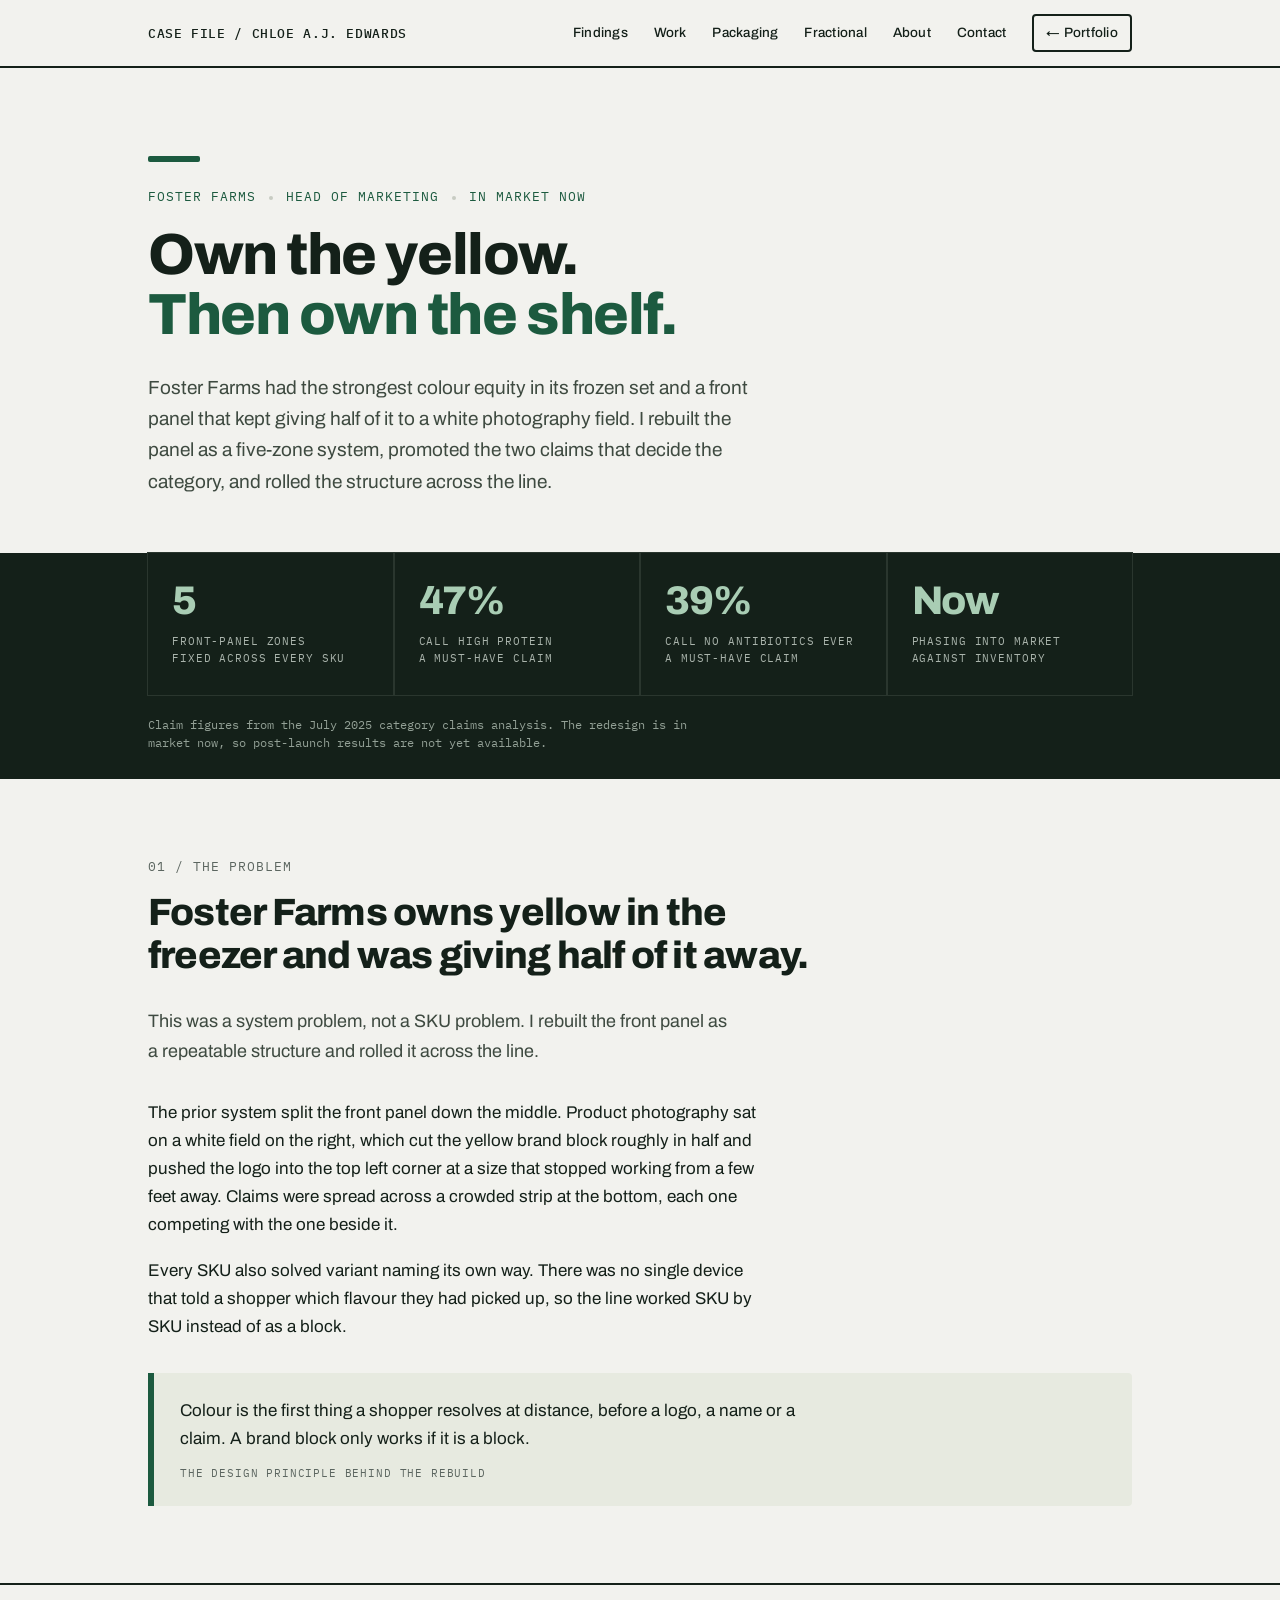
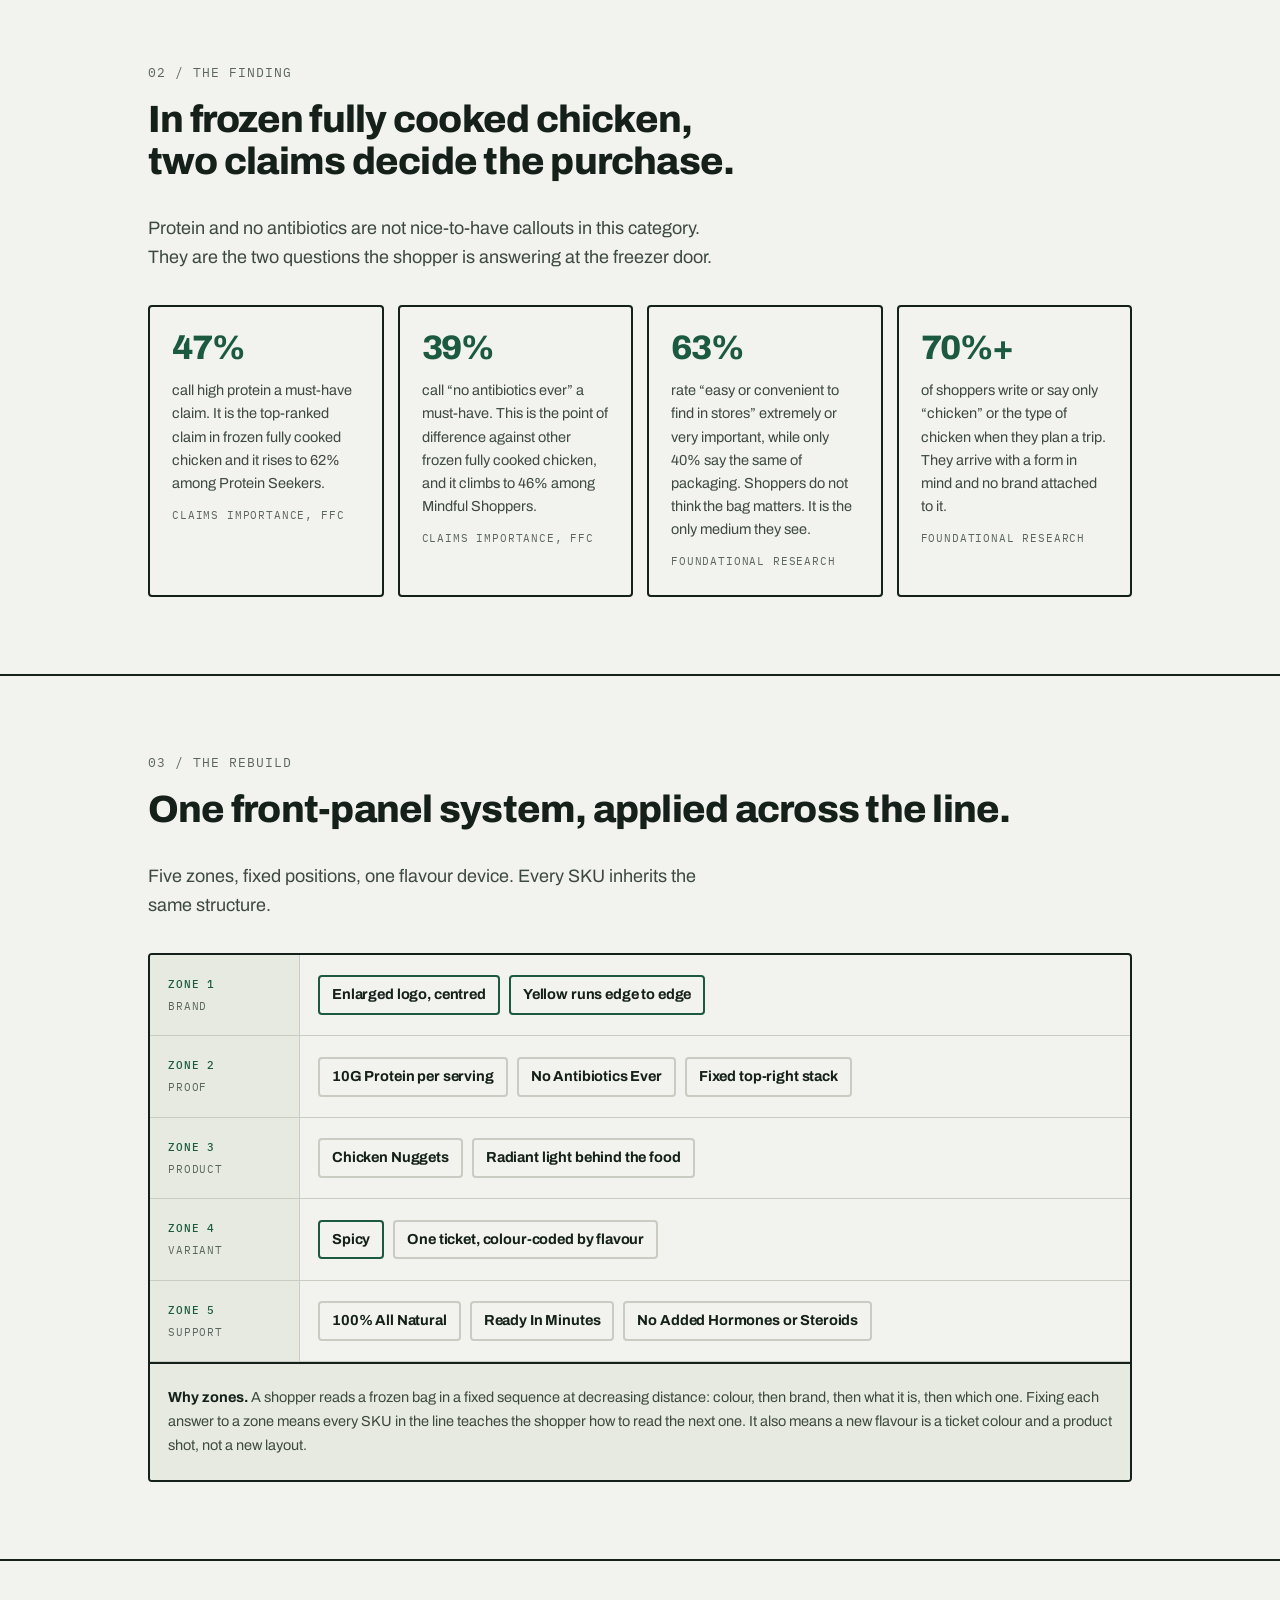
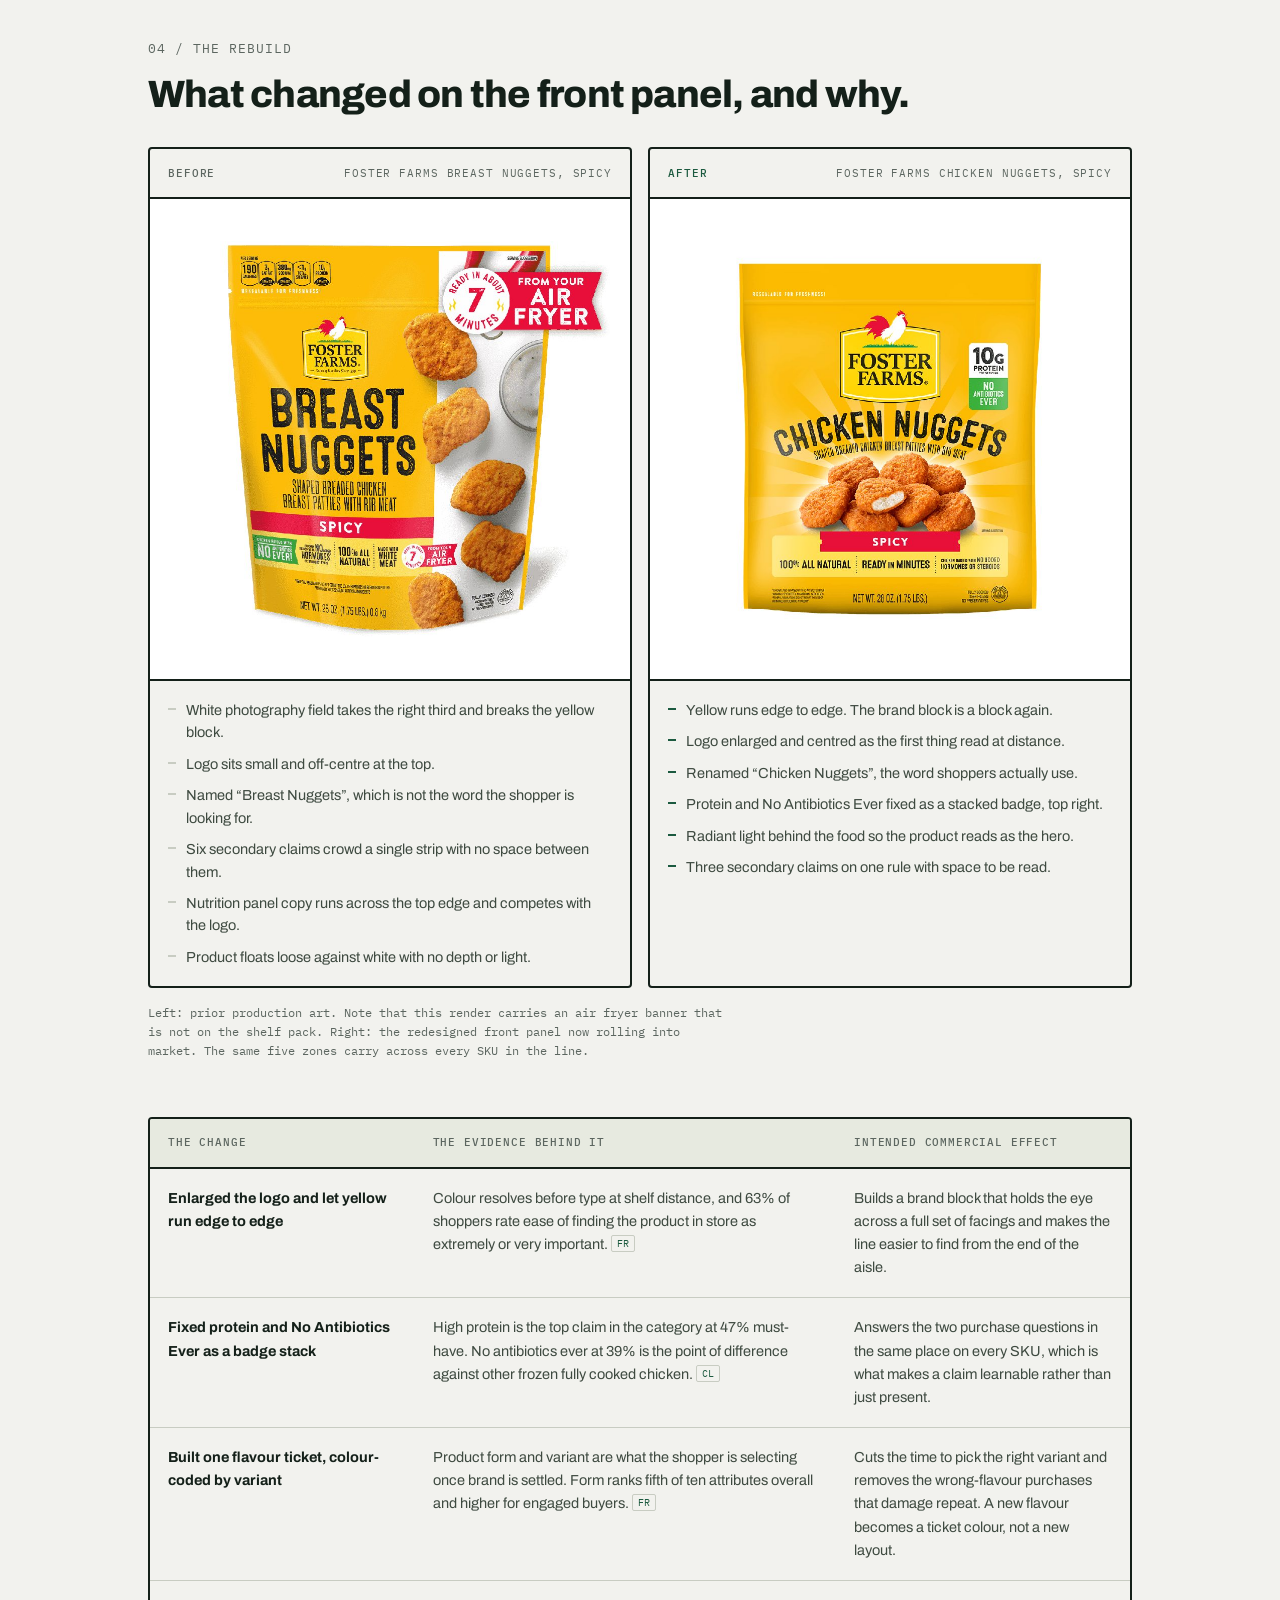
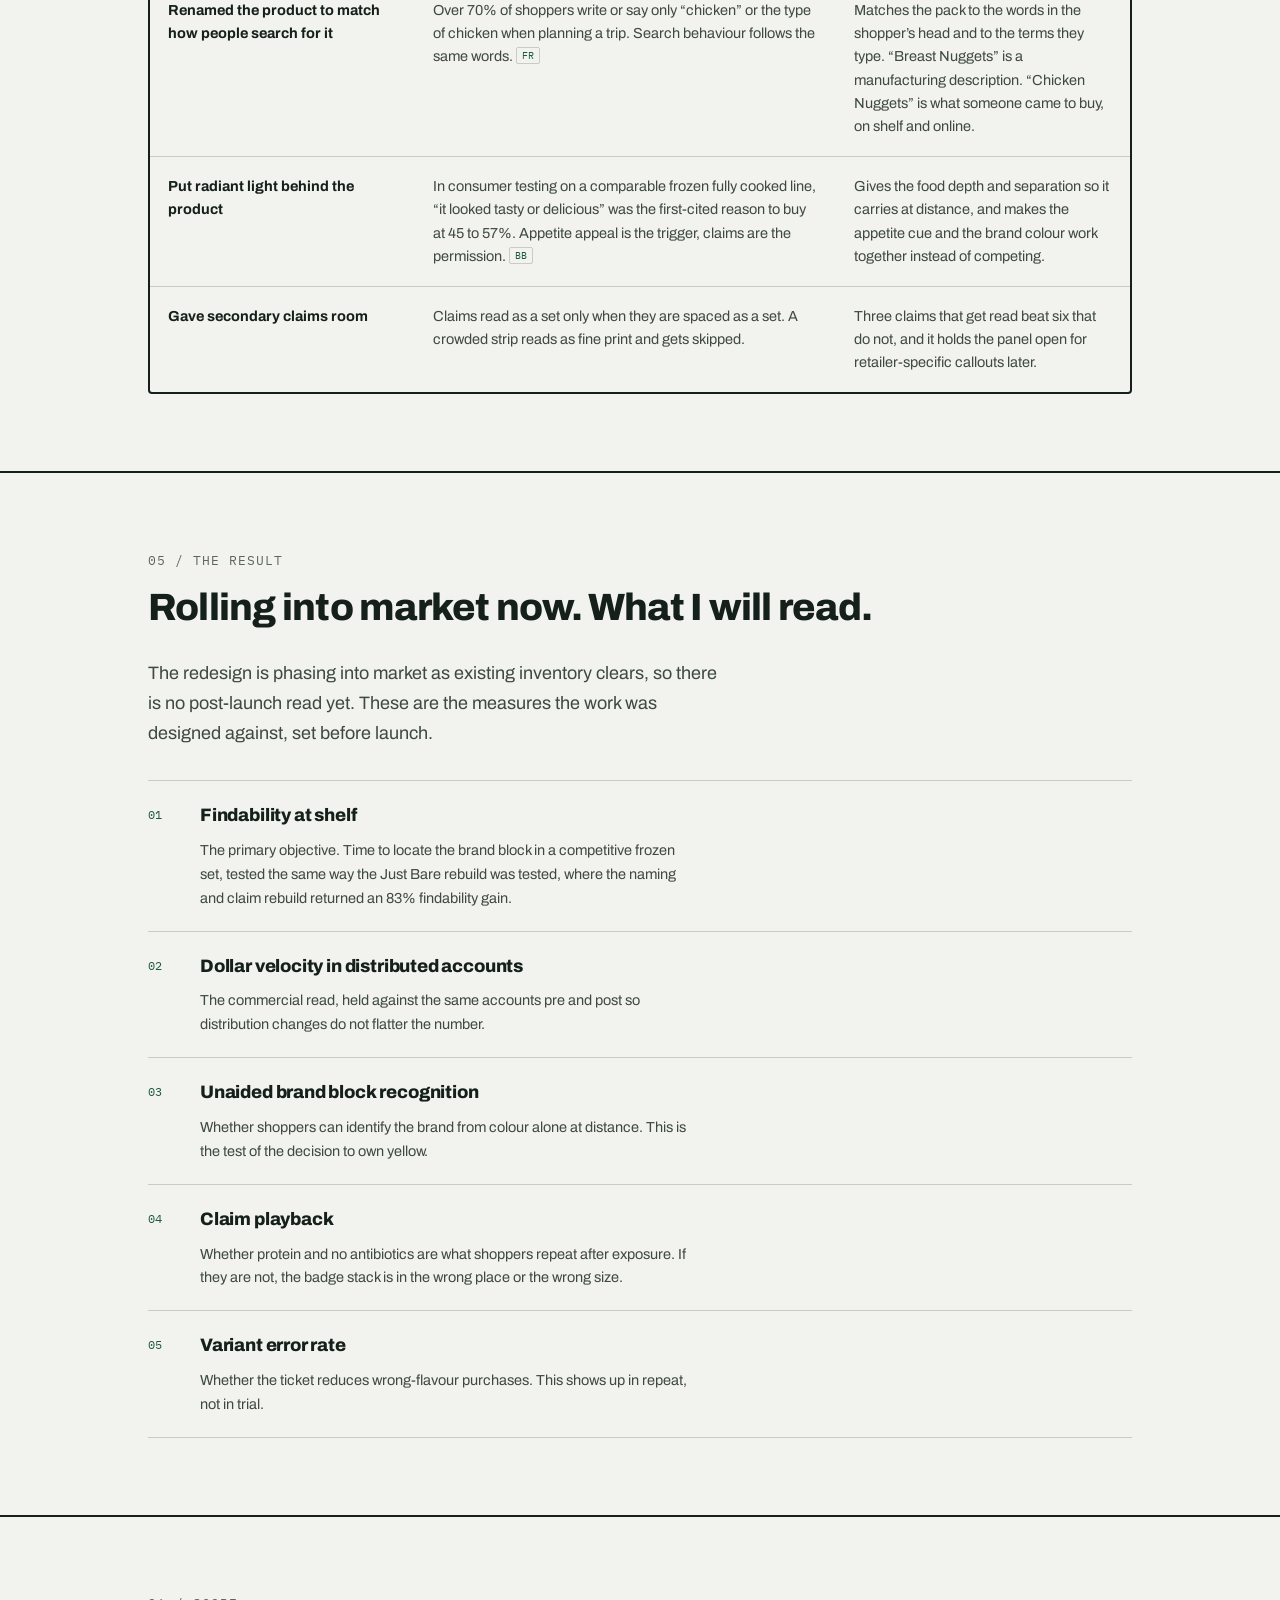
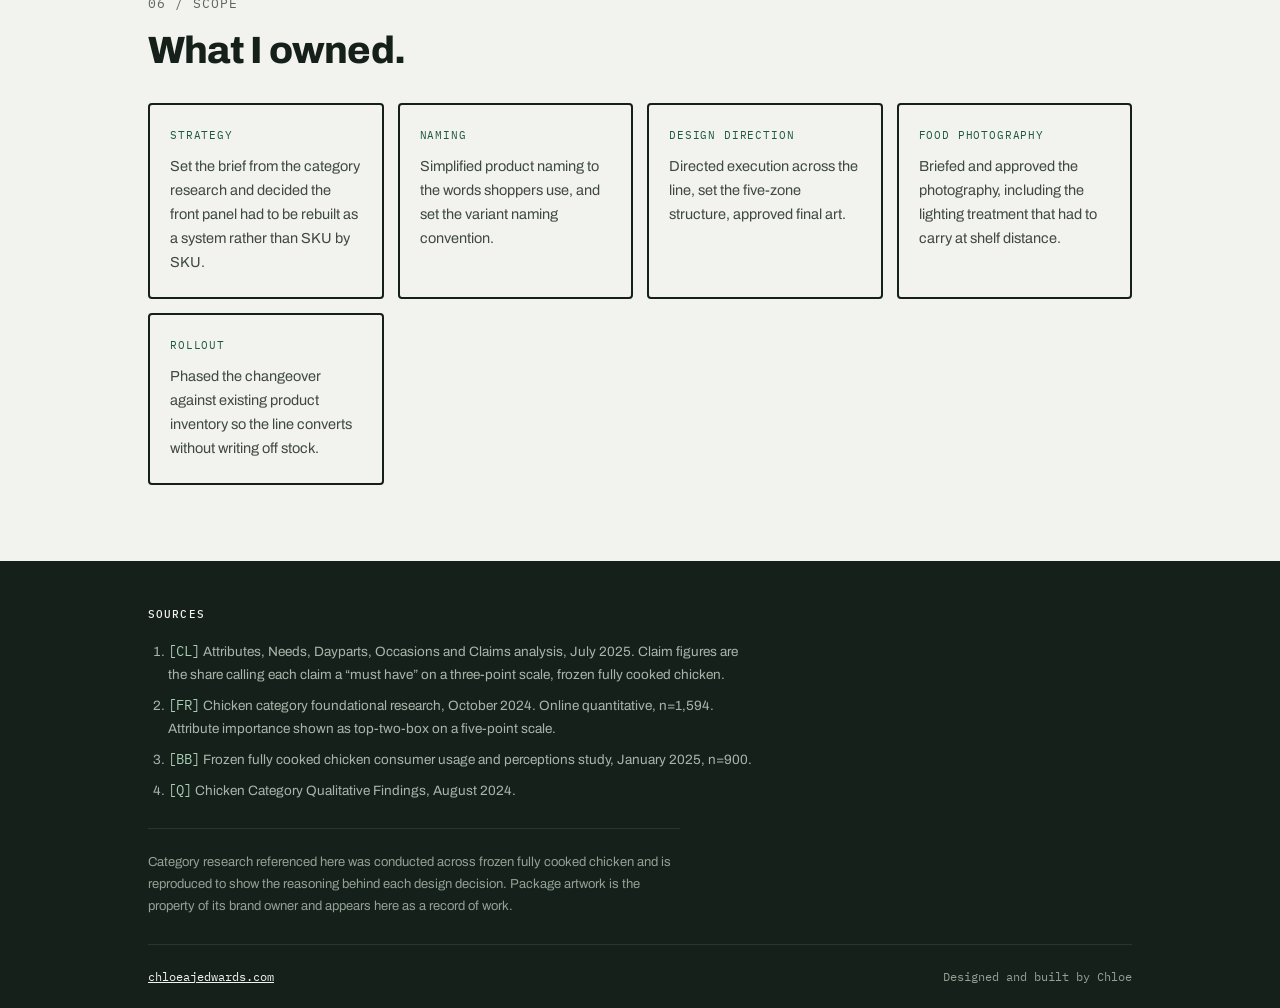
<file: packaging/foster-farms.html>
<!DOCTYPE html>
<html lang="en">
<head>
<meta charset="UTF-8">
<meta name="viewport" content="width=device-width, initial-scale=1.0">
<title>Foster Farms Front Panel System — Chloe A.J. Edwards</title>
<meta name="description" content="A five-zone front-panel system for Foster Farms frozen chicken, built to own the yellow brand block at shelf.">
<link rel="canonical" href="https://chloeajedwards.com/packaging/foster-farms.html">
<meta property="og:title" content="Foster Farms Front Panel System — Chloe A.J. Edwards">
<meta property="og:description" content="A five-zone front-panel system for Foster Farms frozen chicken, built to own the yellow brand block at shelf.">
<meta property="og:url" content="https://chloeajedwards.com/packaging/foster-farms.html">
<meta property="og:type" content="article">
<meta name="twitter:card" content="summary_large_image">
<link rel="preconnect" href="https://fonts.googleapis.com"><link rel="preconnect" href="https://fonts.gstatic.com" crossorigin><link href="https://fonts.googleapis.com/css2?family=Archivo:wght@400;500;700;800&family=IBM+Plex+Mono:wght@400;500&display=swap" rel="stylesheet">
<link rel="stylesheet" href="case.css">
<style>:root{--accent:#1C5A3F;--accent-block:#1C5A3F;--accent-on-dark:#A9CDB4}</style>
</head>
<body>
<a class="skip" href="#main">Skip to content</a>

<header class="top">
  <div class="wrap topbar">
    <a class="brand" href="../index.html">CASE FILE / CHLOE A.J. EDWARDS</a>
    <nav class="main" aria-label="Main"><a href="../index.html#findings">Findings</a><a href="../index.html#work">Work</a><a href="../index.html#packaging">Packaging</a><a href="../index.html#fractional">Fractional</a><a href="../index.html#about">About</a><a href="../index.html#contact">Contact</a><a class="back-link" href="../index.html">&larr; Portfolio</a></nav>
  </div>
</header>

<main id="main">
<div class="wrap hero">
  <span class="brandmark" role="presentation"></span>
  <p class="kicker">Foster Farms <span class="dot"></span> Head of Marketing <span class="dot"></span> In market now</p>
  <h1>Own the yellow. <em>Then own the shelf.</em></h1>
  <p class="standfirst">Foster Farms had the strongest colour equity in its frozen set and a front panel that kept giving half of it to a white photography field. I rebuilt the panel as a five-zone system, promoted the two claims that decide the category, and rolled the structure across the line.</p>
</div>

<div class="rail">
  <div class="wrap"><div class="rail-inner"><div class="stat"><span class="k mark">5</span><span class="l">Front-panel zones<br>fixed across every SKU</span></div><div class="stat"><span class="k mark">47%</span><span class="l">call high protein<br>a must-have claim</span></div><div class="stat"><span class="k mark">39%</span><span class="l">call no antibiotics ever<br>a must-have claim</span></div><div class="stat"><span class="k mark">Now</span><span class="l">Phasing into market<br>against inventory</span></div></div>
  <p class="rail-note">Claim figures from the July 2025 category claims analysis. The redesign is in market now, so post-launch results are not yet available.</p></div>
</div>

<section><div class="wrap"><div class="sec-head"><span class="sec-tag">01 / The problem</span><h2>Foster Farms owns yellow in the freezer and was giving half of it away.</h2></div><p class="lede">This was a system problem, not a SKU problem. I rebuilt the front panel as a repeatable structure and rolled it across the line.</p><p>The prior system split the front panel down the middle. Product photography sat on a white field on the right, which cut the yellow brand block roughly in half and pushed the logo into the top left corner at a size that stopped working from a few feet away. Claims were spread across a crowded strip at the bottom, each one competing with the one beside it.</p><p>Every SKU also solved variant naming its own way. There was no single device that told a shopper which flavour they had picked up, so the line worked SKU by SKU instead of as a block.</p><blockquote class="callout" style="margin-top:32px"><p>Colour is the first thing a shopper resolves at distance, before a logo, a name or a claim. A brand block only works if it is a block.</p><cite>The design principle behind the rebuild</cite></blockquote></div></section><section><div class="wrap"><div class="sec-head"><span class="sec-tag">02 / The finding</span><h2>In frozen fully cooked chicken, two claims decide the purchase.</h2></div><p class="lede">Protein and no antibiotics are not nice-to-have callouts in this category. They are the two questions the shopper is answering at the freezer door.</p><div class="evidence"><div class="ev"><span class="n">47%</span><span class="t">call high protein a must-have claim. It is the top-ranked claim in frozen fully cooked chicken and it rises to 62% among Protein Seekers.</span><span class="s">Claims importance, FFC</span></div><div class="ev"><span class="n">39%</span><span class="t">call &ldquo;no antibiotics ever&rdquo; a must-have. This is the point of difference against other frozen fully cooked chicken, and it climbs to 46% among Mindful Shoppers.</span><span class="s">Claims importance, FFC</span></div><div class="ev"><span class="n">63%</span><span class="t">rate &ldquo;easy or convenient to find in stores&rdquo; extremely or very important, while only 40% say the same of packaging. Shoppers do not think the bag matters. It is the only medium they see.</span><span class="s">Foundational research</span></div><div class="ev"><span class="n">70%+</span><span class="t">of shoppers write or say only &ldquo;chicken&rdquo; or the type of chicken when they plan a trip. They arrive with a form in mind and no brand attached to it.</span><span class="s">Foundational research</span></div></div></div></section><section><div class="wrap"><div class="sec-head"><span class="sec-tag">03 / The rebuild</span><h2>One front-panel system, applied across the line.</h2></div><p class="lede">Five zones, fixed positions, one flavour device. Every SKU inherits the same structure.</p><div class="arch"><div class="arch-row"><div class="arch-tier"><b>Zone 1</b>Brand</div><div class="arch-vals"><span class="chip lead">Enlarged logo, centred</span><span class="chip lead">Yellow runs edge to edge</span></div></div><div class="arch-row"><div class="arch-tier"><b>Zone 2</b>Proof</div><div class="arch-vals"><span class="chip">10G Protein per serving</span><span class="chip">No Antibiotics Ever</span><span class="chip">Fixed top-right stack</span></div></div><div class="arch-row"><div class="arch-tier"><b>Zone 3</b>Product</div><div class="arch-vals"><span class="chip">Chicken Nuggets</span><span class="chip">Radiant light behind the food</span></div></div><div class="arch-row"><div class="arch-tier"><b>Zone 4</b>Variant</div><div class="arch-vals"><span class="chip lead">Spicy</span><span class="chip">One ticket, colour-coded by flavour</span></div></div><div class="arch-row"><div class="arch-tier"><b>Zone 5</b>Support</div><div class="arch-vals"><span class="chip">100% All Natural</span><span class="chip">Ready In Minutes</span><span class="chip">No Added Hormones or Steroids</span></div></div><p class="arch-why"><b>Why zones.</b> A shopper reads a frozen bag in a fixed sequence at decreasing distance: colour, then brand, then what it is, then which one. Fixing each answer to a zone means every SKU in the line teaches the shopper how to read the next one. It also means a new flavour is a ticket colour and a product shot, not a new layout.</p></div></div></section><section><div class="wrap"><div class="sec-head"><span class="sec-tag">04 / The rebuild</span><h2>What changed on the front panel, and why.</h2></div><div class="compare"><figure class="pack before"><div class="pack-cap"><span class="badge">Before</span><span class="who">Foster Farms Breast Nuggets, Spicy</span></div><img src="img/ff_nug_old.jpg" alt="Previous Foster Farms Breast Nuggets bag with a white photography field splitting the yellow panel" decoding="sync"><ul class="pack-notes"><li>White photography field takes the right third and breaks the yellow block.</li><li>Logo sits small and off-centre at the top.</li><li>Named &ldquo;Breast Nuggets&rdquo;, which is not the word the shopper is looking for.</li><li>Six secondary claims crowd a single strip with no space between them.</li><li>Nutrition panel copy runs across the top edge and competes with the logo.</li><li>Product floats loose against white with no depth or light.</li></ul></figure><figure class="pack after"><div class="pack-cap"><span class="badge">After</span><span class="who">Foster Farms Chicken Nuggets, Spicy</span></div><img src="img/ff_nug_new.jpg" alt="Redesigned Foster Farms Chicken Nuggets bag with edge-to-edge yellow, radiant light and a Spicy ticket" decoding="sync"><ul class="pack-notes"><li>Yellow runs edge to edge. The brand block is a block again.</li><li>Logo enlarged and centred as the first thing read at distance.</li><li>Renamed &ldquo;Chicken Nuggets&rdquo;, the word shoppers actually use.</li><li>Protein and No Antibiotics Ever fixed as a stacked badge, top right.</li><li>Radiant light behind the food so the product reads as the hero.</li><li>Three secondary claims on one rule with space to be read.</li></ul></figure></div><p class="figcap">Left: prior production art. Note that this render carries an air fryer banner that is not on the shelf pack. Right: the redesigned front panel now rolling into market. The same five zones carry across every SKU in the line.</p><div style="height:38px"></div><div class="ledger-scroll"><table class="ledger"><thead><tr><th scope="col">The change</th><th scope="col">The evidence behind it</th><th scope="col">Intended commercial effect</th></tr></thead><tbody><tr><td>Enlarged the logo and let yellow run edge to edge</td><td>Colour resolves before type at shelf distance, and 63% of shoppers rate ease of finding the product in store as extremely or very important. <span class="src">FR</span></td><td>Builds a brand block that holds the eye across a full set of facings and makes the line easier to find from the end of the aisle.</td></tr><tr><td>Fixed protein and No Antibiotics Ever as a badge stack</td><td>High protein is the top claim in the category at 47% must-have. No antibiotics ever at 39% is the point of difference against other frozen fully cooked chicken. <span class="src">CL</span></td><td>Answers the two purchase questions in the same place on every SKU, which is what makes a claim learnable rather than just present.</td></tr><tr><td>Built one flavour ticket, colour-coded by variant</td><td>Product form and variant are what the shopper is selecting once brand is settled. Form ranks fifth of ten attributes overall and higher for engaged buyers. <span class="src">FR</span></td><td>Cuts the time to pick the right variant and removes the wrong-flavour purchases that damage repeat. A new flavour becomes a ticket colour, not a new layout.</td></tr><tr><td>Renamed the product to match how people search for it</td><td>Over 70% of shoppers write or say only &ldquo;chicken&rdquo; or the type of chicken when planning a trip. Search behaviour follows the same words. <span class="src">FR</span></td><td>Matches the pack to the words in the shopper&rsquo;s head and to the terms they type. &ldquo;Breast Nuggets&rdquo; is a manufacturing description. &ldquo;Chicken Nuggets&rdquo; is what someone came to buy, on shelf and online.</td></tr><tr><td>Put radiant light behind the product</td><td>In consumer testing on a comparable frozen fully cooked line, &ldquo;it looked tasty or delicious&rdquo; was the first-cited reason to buy at 45 to 57%. Appetite appeal is the trigger, claims are the permission. <span class="src">BB</span></td><td>Gives the food depth and separation so it carries at distance, and makes the appetite cue and the brand colour work together instead of competing.</td></tr><tr><td>Gave secondary claims room</td><td>Claims read as a set only when they are spaced as a set. A crowded strip reads as fine print and gets skipped.</td><td>Three claims that get read beat six that do not, and it holds the panel open for retailer-specific callouts later.</td></tr></tbody></table></div></div></section><section><div class="wrap"><div class="sec-head"><span class="sec-tag">05 / The result</span><h2>Rolling into market now. What I will read.</h2></div><p class="lede">The redesign is phasing into market as existing inventory clears, so there is no post-launch read yet. These are the measures the work was designed against, set before launch.</p><ul class="plan"><li><span class="idx">01</span><div><h3>Findability at shelf</h3><p>The primary objective. Time to locate the brand block in a competitive frozen set, tested the same way the Just Bare rebuild was tested, where the naming and claim rebuild returned an 83% findability gain.</p></div></li><li><span class="idx">02</span><div><h3>Dollar velocity in distributed accounts</h3><p>The commercial read, held against the same accounts pre and post so distribution changes do not flatter the number.</p></div></li><li><span class="idx">03</span><div><h3>Unaided brand block recognition</h3><p>Whether shoppers can identify the brand from colour alone at distance. This is the test of the decision to own yellow.</p></div></li><li><span class="idx">04</span><div><h3>Claim playback</h3><p>Whether protein and no antibiotics are what shoppers repeat after exposure. If they are not, the badge stack is in the wrong place or the wrong size.</p></div></li><li><span class="idx">05</span><div><h3>Variant error rate</h3><p>Whether the ticket reduces wrong-flavour purchases. This shows up in repeat, not in trial.</p></div></li></ul></div></section><section><div class="wrap"><div class="sec-head"><span class="sec-tag">06 / Scope</span><h2>What I owned.</h2></div><div class="owned"><div class="ow"><span class="r">Strategy</span><p>Set the brief from the category research and decided the front panel had to be rebuilt as a system rather than SKU by SKU.</p></div><div class="ow"><span class="r">Naming</span><p>Simplified product naming to the words shoppers use, and set the variant naming convention.</p></div><div class="ow"><span class="r">Design direction</span><p>Directed execution across the line, set the five-zone structure, approved final art.</p></div><div class="ow"><span class="r">Food photography</span><p>Briefed and approved the photography, including the lighting treatment that had to carry at shelf distance.</p></div><div class="ow"><span class="r">Rollout</span><p>Phased the changeover against existing product inventory so the line converts without writing off stock.</p></div></div></div></section>
</main>

<footer>
  <div class="wrap">
    <h4>Sources</h4>
    <ol><li><span class="key">[CL]</span> Attributes, Needs, Dayparts, Occasions and Claims analysis, July 2025. Claim figures are the share calling each claim a &ldquo;must have&rdquo; on a three-point scale, frozen fully cooked chicken.</li><li><span class="key">[FR]</span> Chicken category foundational research, October 2024. Online quantitative, n=1,594. Attribute importance shown as top-two-box on a five-point scale.</li><li><span class="key">[BB]</span> Frozen fully cooked chicken consumer usage and perceptions study, January 2025, n=900.</li><li><span class="key">[Q]</span> Chicken Category Qualitative Findings, August 2024.</li></ol>
    <p class="fnote">Category research referenced here was conducted across frozen fully cooked chicken and is reproduced to show the reasoning behind each design decision. Package artwork is the property of its brand owner and appears here as a record of work.</p>
    <div class="foot">
      <span><a href="../index.html">chloeajedwards.com</a></span>
      <span>Designed and built by Chloe</span>
    </div>
  </div>
</footer>
</body>
</html>
</file>
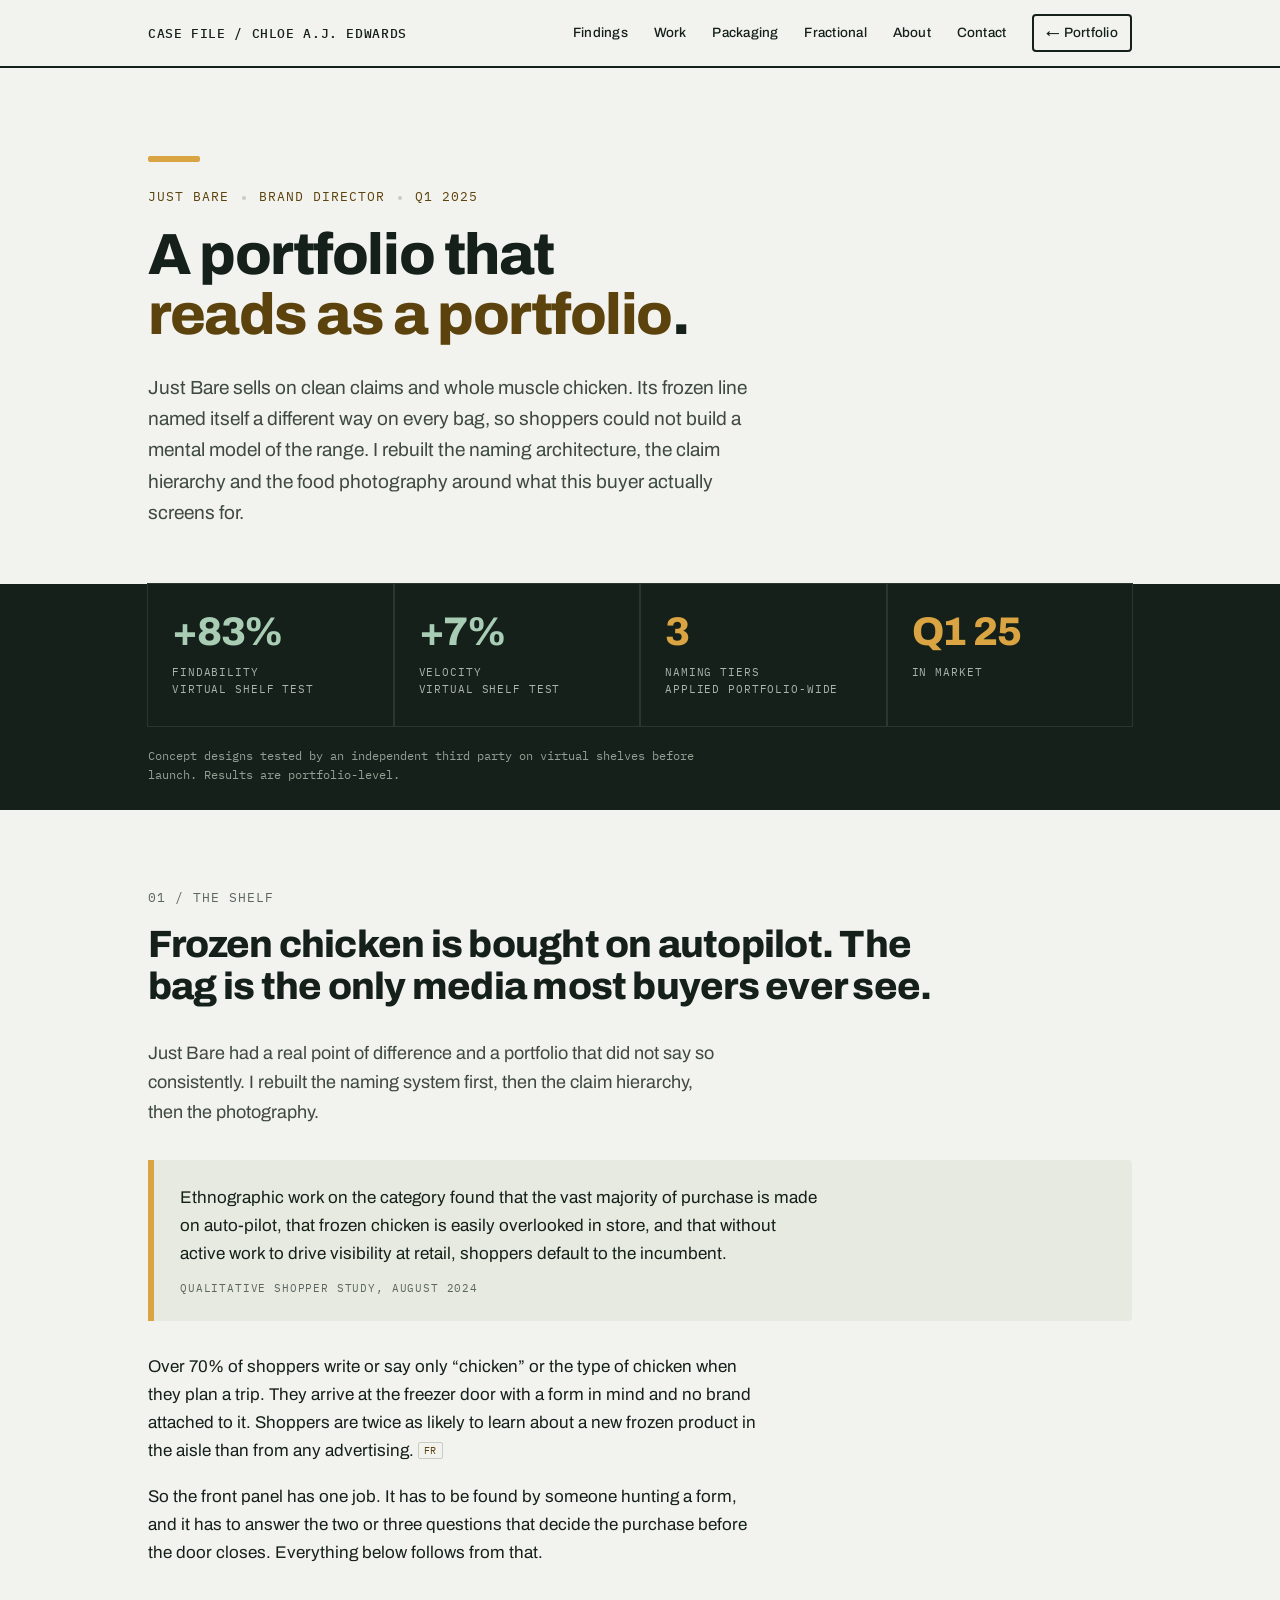
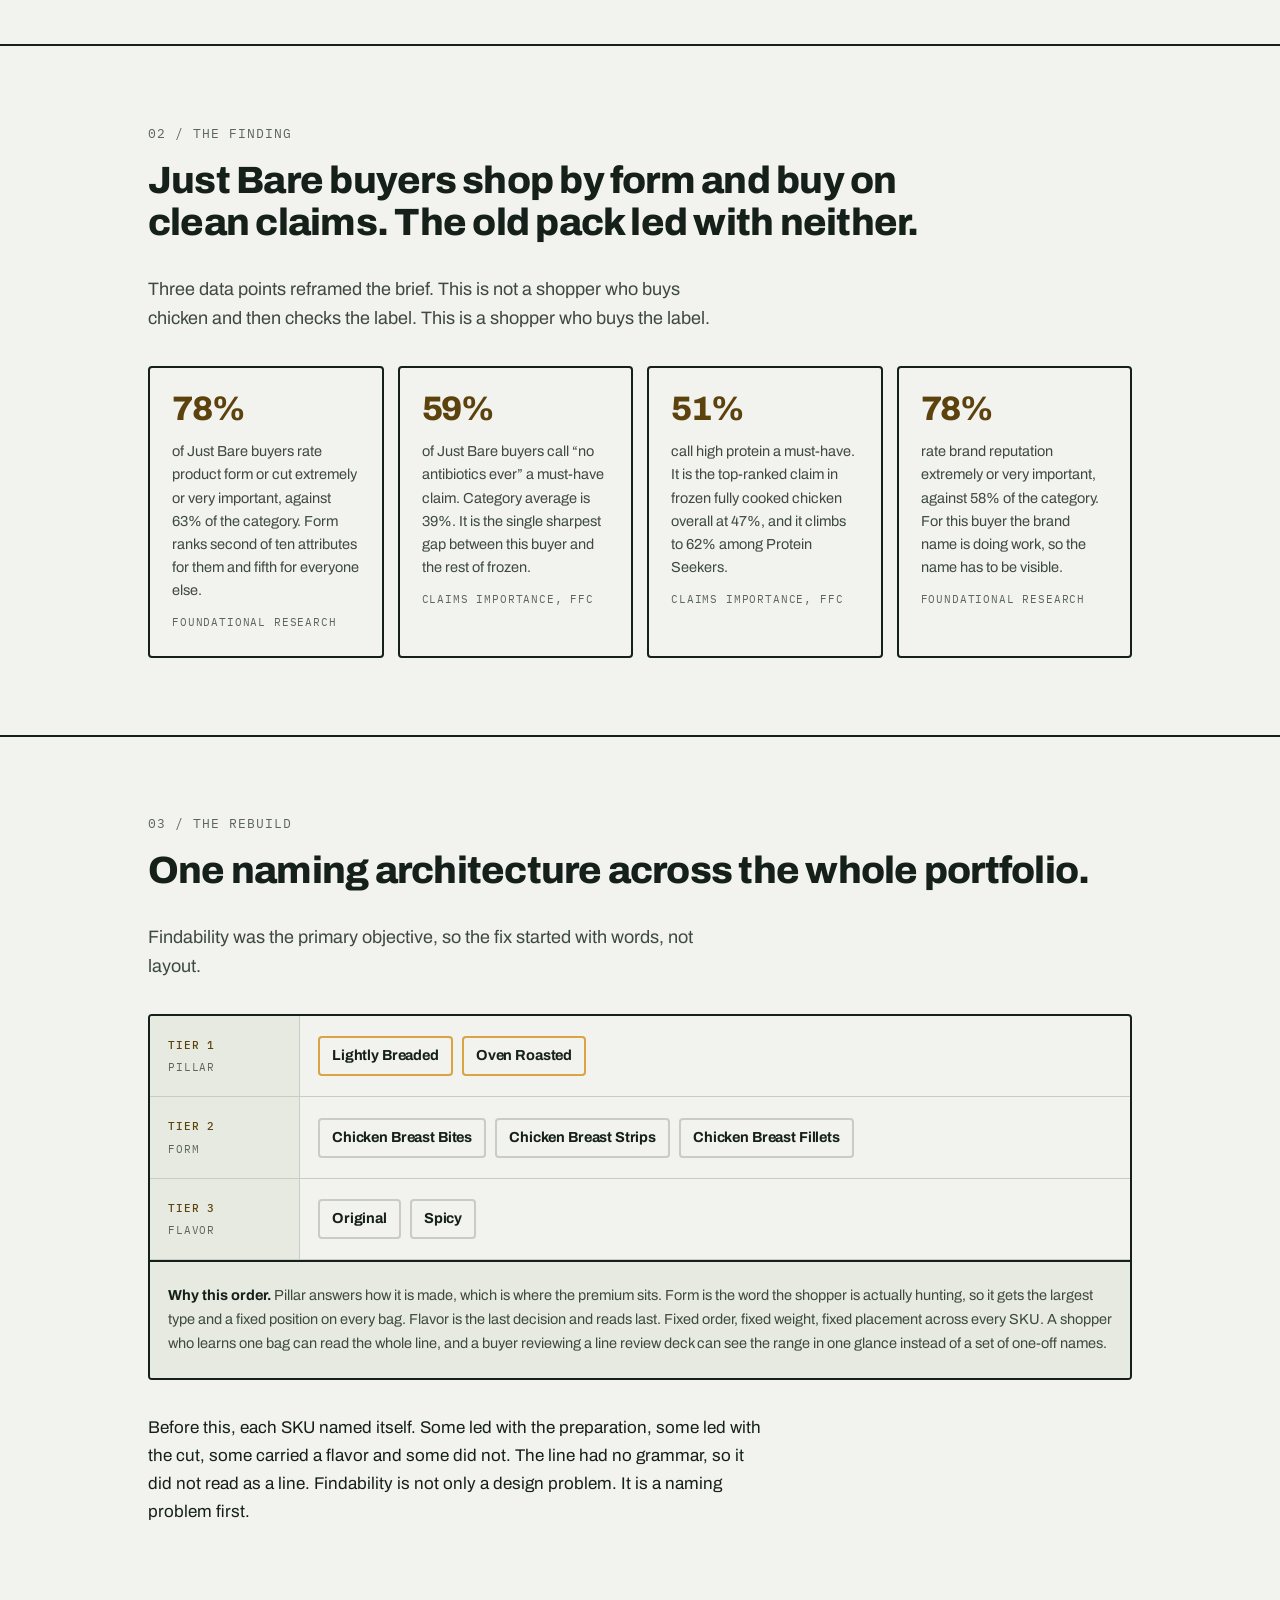
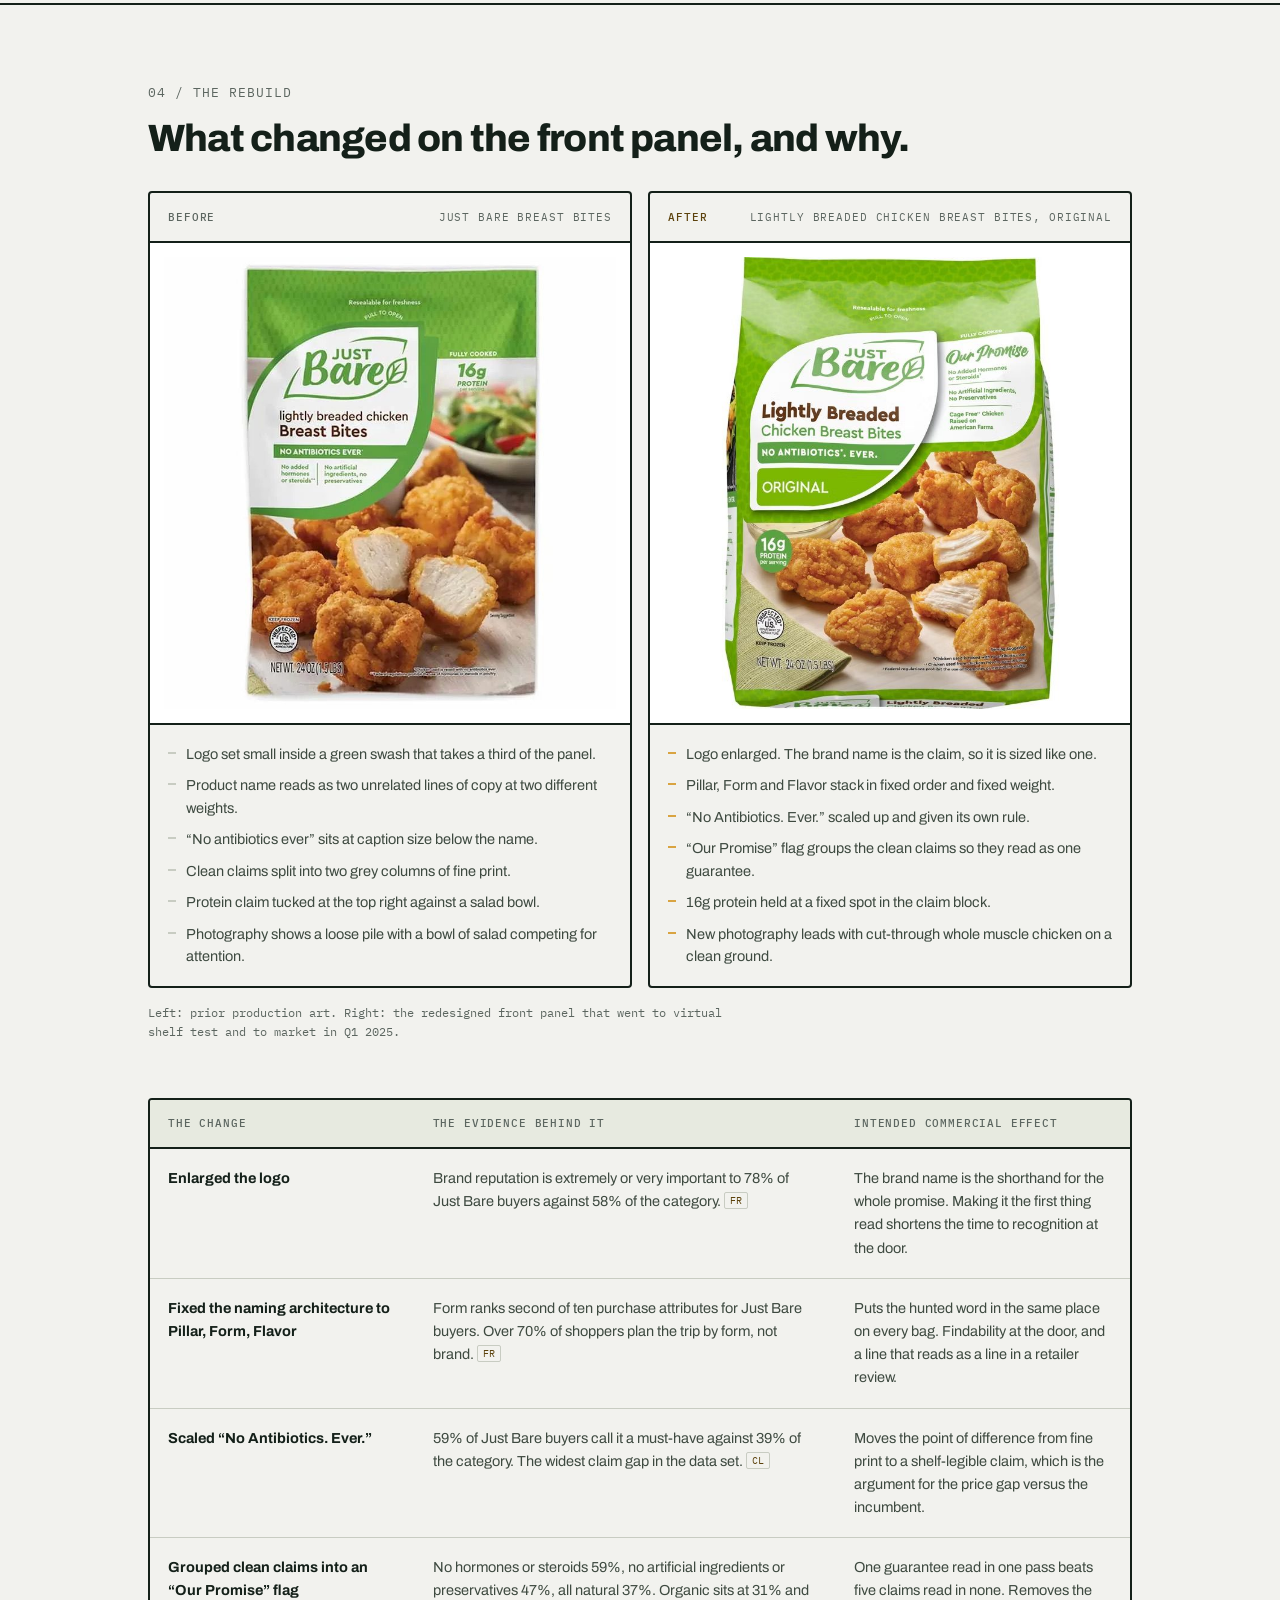
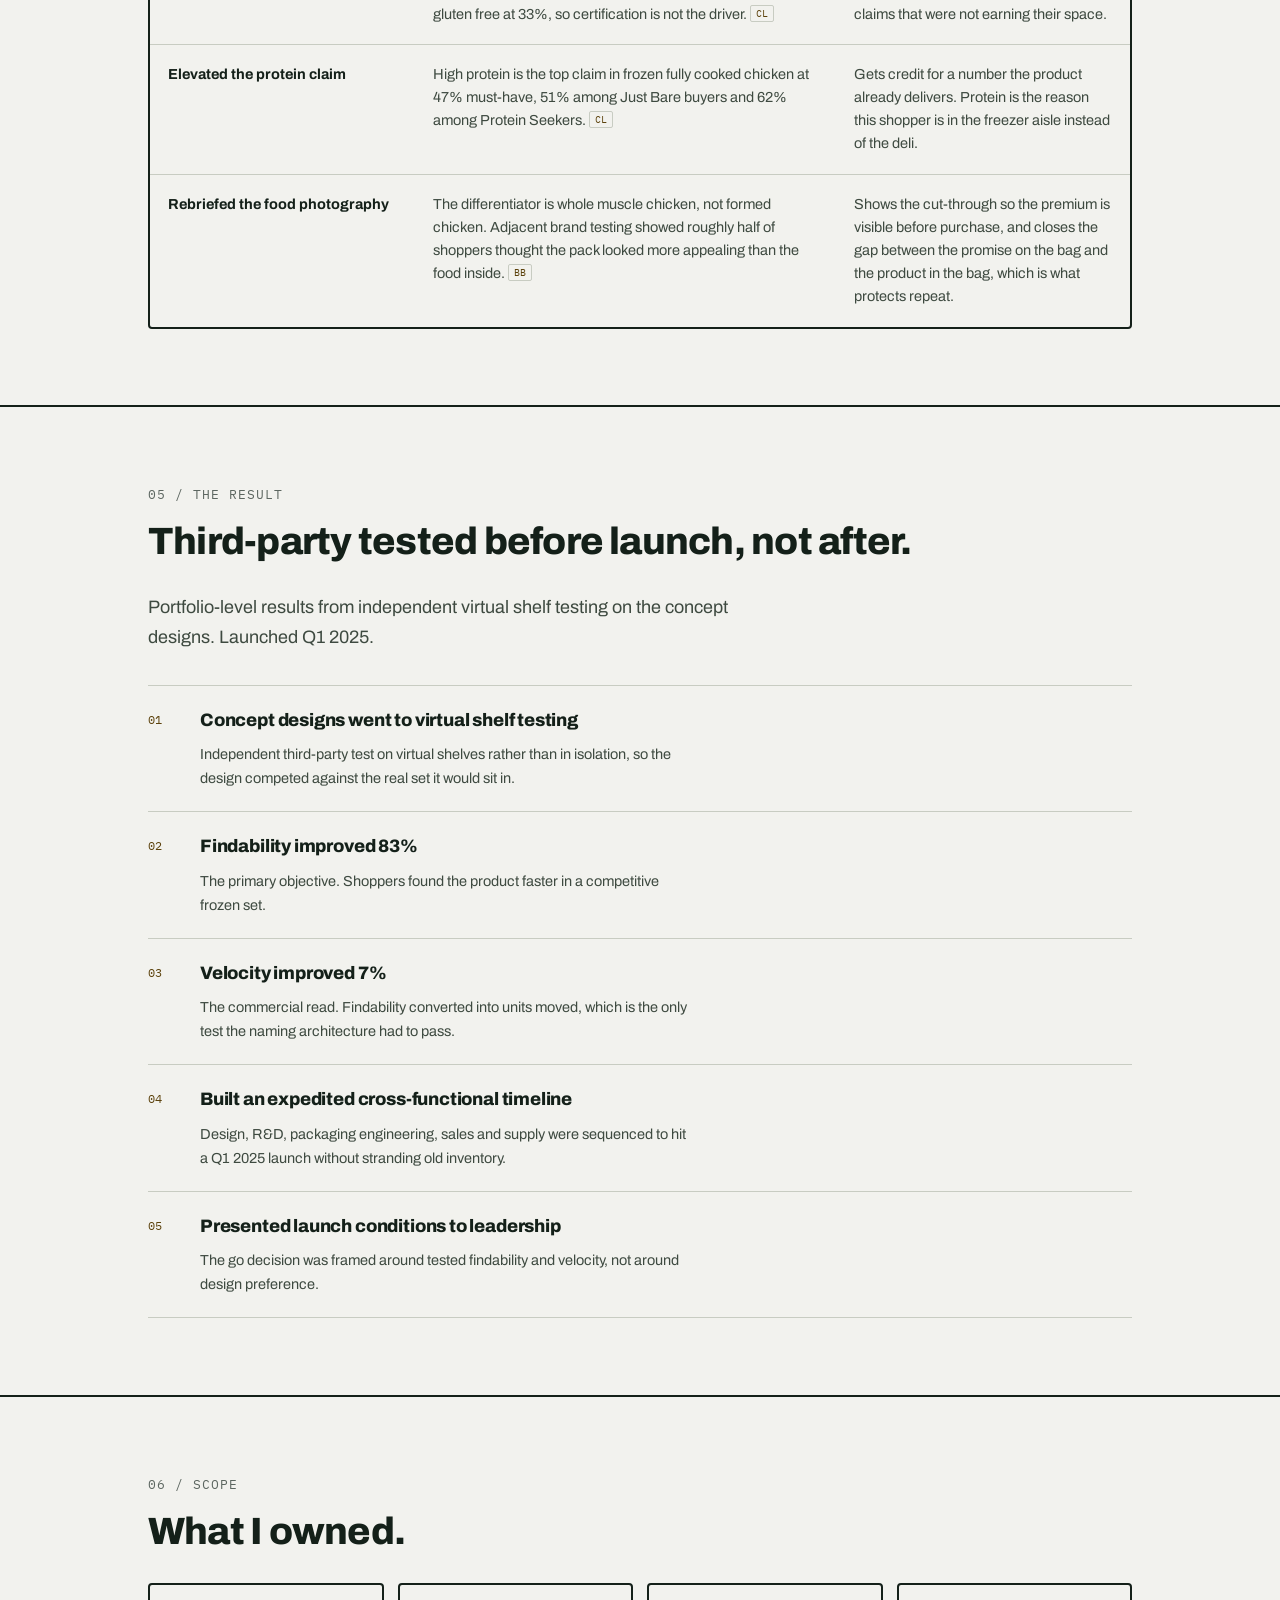
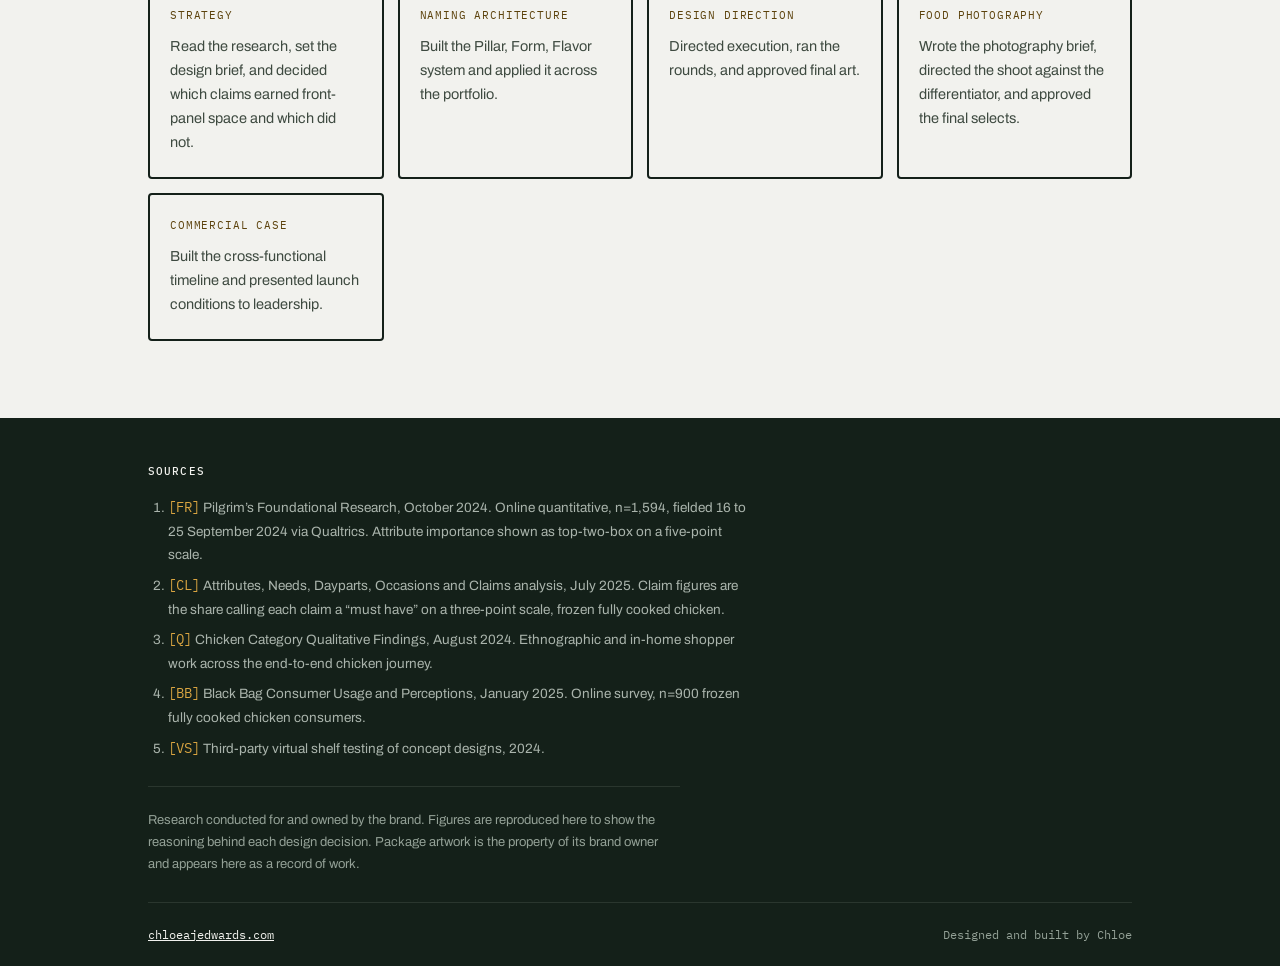
<file: packaging/just-bare.html>
<!DOCTYPE html>
<html lang="en">
<head>
<meta charset="UTF-8">
<meta name="viewport" content="width=device-width, initial-scale=1.0">
<title>Just Bare Naming Architecture — Chloe A.J. Edwards</title>
<meta name="description" content="Naming architecture and claim hierarchy rebuild for Just Bare frozen chicken. +83% findability and +7% velocity in third-party virtual shelf testing.">
<link rel="canonical" href="https://chloeajedwards.com/packaging/just-bare.html">
<meta property="og:title" content="Just Bare Naming Architecture — Chloe A.J. Edwards">
<meta property="og:description" content="Naming architecture and claim hierarchy rebuild for Just Bare frozen chicken. +83% findability and +7% velocity in third-party virtual shelf testing.">
<meta property="og:url" content="https://chloeajedwards.com/packaging/just-bare.html">
<meta property="og:type" content="article">
<meta name="twitter:card" content="summary_large_image">
<link rel="preconnect" href="https://fonts.googleapis.com"><link rel="preconnect" href="https://fonts.gstatic.com" crossorigin><link href="https://fonts.googleapis.com/css2?family=Archivo:wght@400;500;700;800&family=IBM+Plex+Mono:wght@400;500&display=swap" rel="stylesheet">
<link rel="stylesheet" href="case.css">
<style>:root{--accent:#5C420C;--accent-block:#D9A441;--accent-on-dark:#D9A441}</style>
</head>
<body>
<a class="skip" href="#main">Skip to content</a>

<header class="top">
  <div class="wrap topbar">
    <a class="brand" href="../index.html">CASE FILE / CHLOE A.J. EDWARDS</a>
    <nav class="main" aria-label="Main"><a href="../index.html#findings">Findings</a><a href="../index.html#work">Work</a><a href="../index.html#packaging">Packaging</a><a href="../index.html#fractional">Fractional</a><a href="../index.html#about">About</a><a href="../index.html#contact">Contact</a><a class="back-link" href="../index.html">&larr; Portfolio</a></nav>
  </div>
</header>

<main id="main">
<div class="wrap hero">
  <span class="brandmark" role="presentation"></span>
  <p class="kicker">Just Bare <span class="dot"></span> Brand Director <span class="dot"></span> Q1 2025</p>
  <h1>A portfolio that <em>reads as a portfolio</em>.</h1>
  <p class="standfirst">Just Bare sells on clean claims and whole muscle chicken. Its frozen line named itself a different way on every bag, so shoppers could not build a mental model of the range. I rebuilt the naming architecture, the claim hierarchy and the food photography around what this buyer actually screens for.</p>
</div>

<div class="rail">
  <div class="wrap"><div class="rail-inner"><div class="stat"><span class="k up">+83%</span><span class="l">Findability<br>virtual shelf test</span></div><div class="stat"><span class="k up">+7%</span><span class="l">Velocity<br>virtual shelf test</span></div><div class="stat"><span class="k mark">3</span><span class="l">Naming tiers<br>applied portfolio-wide</span></div><div class="stat"><span class="k mark">Q1 25</span><span class="l">In market</span></div></div>
  <p class="rail-note">Concept designs tested by an independent third party on virtual shelves before launch. Results are portfolio-level.</p></div>
</div>

<section><div class="wrap"><div class="sec-head"><span class="sec-tag">01 / The shelf</span><h2>Frozen chicken is bought on autopilot. The bag is the only media most buyers ever see.</h2></div><p class="lede">Just Bare had a real point of difference and a portfolio that did not say so consistently. I rebuilt the naming system first, then the claim hierarchy, then the photography.</p><blockquote class="callout"><p>Ethnographic work on the category found that the vast majority of purchase is made on auto-pilot, that frozen chicken is easily overlooked in store, and that without active work to drive visibility at retail, shoppers default to the incumbent.</p><cite>Qualitative shopper study, August 2024</cite></blockquote><p style="margin-top:32px">Over 70% of shoppers write or say only &ldquo;chicken&rdquo; or the type of chicken when they plan a trip. They arrive at the freezer door with a form in mind and no brand attached to it. Shoppers are twice as likely to learn about a new frozen product in the aisle than from any advertising. <span class="src">FR</span></p><p>So the front panel has one job. It has to be found by someone hunting a form, and it has to answer the two or three questions that decide the purchase before the door closes. Everything below follows from that.</p></div></section><section><div class="wrap"><div class="sec-head"><span class="sec-tag">02 / The finding</span><h2>Just Bare buyers shop by form and buy on clean claims. The old pack led with neither.</h2></div><p class="lede">Three data points reframed the brief. This is not a shopper who buys chicken and then checks the label. This is a shopper who buys the label.</p><div class="evidence"><div class="ev"><span class="n">78%</span><span class="t">of Just Bare buyers rate product form or cut extremely or very important, against 63% of the category. Form ranks second of ten attributes for them and fifth for everyone else.</span><span class="s">Foundational research</span></div><div class="ev"><span class="n">59%</span><span class="t">of Just Bare buyers call &ldquo;no antibiotics ever&rdquo; a must-have claim. Category average is 39%. It is the single sharpest gap between this buyer and the rest of frozen.</span><span class="s">Claims importance, FFC</span></div><div class="ev"><span class="n">51%</span><span class="t">call high protein a must-have. It is the top-ranked claim in frozen fully cooked chicken overall at 47%, and it climbs to 62% among Protein Seekers.</span><span class="s">Claims importance, FFC</span></div><div class="ev"><span class="n">78%</span><span class="t">rate brand reputation extremely or very important, against 58% of the category. For this buyer the brand name is doing work, so the name has to be visible.</span><span class="s">Foundational research</span></div></div></div></section><section><div class="wrap"><div class="sec-head"><span class="sec-tag">03 / The rebuild</span><h2>One naming architecture across the whole portfolio.</h2></div><p class="lede">Findability was the primary objective, so the fix started with words, not layout.</p><div class="arch"><div class="arch-row"><div class="arch-tier"><b>Tier 1</b>Pillar</div><div class="arch-vals"><span class="chip lead">Lightly Breaded</span><span class="chip lead">Oven Roasted</span></div></div><div class="arch-row"><div class="arch-tier"><b>Tier 2</b>Form</div><div class="arch-vals"><span class="chip">Chicken Breast Bites</span><span class="chip">Chicken Breast Strips</span><span class="chip">Chicken Breast Fillets</span></div></div><div class="arch-row"><div class="arch-tier"><b>Tier 3</b>Flavor</div><div class="arch-vals"><span class="chip">Original</span><span class="chip">Spicy</span></div></div><p class="arch-why"><b>Why this order.</b> Pillar answers how it is made, which is where the premium sits. Form is the word the shopper is actually hunting, so it gets the largest type and a fixed position on every bag. Flavor is the last decision and reads last. Fixed order, fixed weight, fixed placement across every SKU. A shopper who learns one bag can read the whole line, and a buyer reviewing a line review deck can see the range in one glance instead of a set of one-off names.</p></div><p style="margin-top:34px">Before this, each SKU named itself. Some led with the preparation, some led with the cut, some carried a flavor and some did not. The line had no grammar, so it did not read as a line. Findability is not only a design problem. It is a naming problem first.</p></div></section><section><div class="wrap"><div class="sec-head"><span class="sec-tag">04 / The rebuild</span><h2>What changed on the front panel, and why.</h2></div><div class="compare"><figure class="pack before"><div class="pack-cap"><span class="badge">Before</span><span class="who">Just Bare Breast Bites</span></div><img src="img/jb_old.jpg" alt="Previous Just Bare Breast Bites bag with a green swash, small logo and dispersed claims" decoding="sync"><ul class="pack-notes"><li>Logo set small inside a green swash that takes a third of the panel.</li><li>Product name reads as two unrelated lines of copy at two different weights.</li><li>&ldquo;No antibiotics ever&rdquo; sits at caption size below the name.</li><li>Clean claims split into two grey columns of fine print.</li><li>Protein claim tucked at the top right against a salad bowl.</li><li>Photography shows a loose pile with a bowl of salad competing for attention.</li></ul></figure><figure class="pack after"><div class="pack-cap"><span class="badge">After</span><span class="who">Lightly Breaded Chicken Breast Bites, Original</span></div><img src="img/jb_new.jpg" alt="Redesigned Just Bare bag with enlarged logo, Our Promise flag and Original flavor band" decoding="sync"><ul class="pack-notes"><li>Logo enlarged. The brand name is the claim, so it is sized like one.</li><li>Pillar, Form and Flavor stack in fixed order and fixed weight.</li><li>&ldquo;No Antibiotics. Ever.&rdquo; scaled up and given its own rule.</li><li>&ldquo;Our Promise&rdquo; flag groups the clean claims so they read as one guarantee.</li><li>16g protein held at a fixed spot in the claim block.</li><li>New photography leads with cut-through whole muscle chicken on a clean ground.</li></ul></figure></div><p class="figcap">Left: prior production art. Right: the redesigned front panel that went to virtual shelf test and to market in Q1 2025.</p><div style="height:38px"></div><div class="ledger-scroll"><table class="ledger"><thead><tr><th scope="col">The change</th><th scope="col">The evidence behind it</th><th scope="col">Intended commercial effect</th></tr></thead><tbody><tr><td>Enlarged the logo</td><td>Brand reputation is extremely or very important to 78% of Just Bare buyers against 58% of the category. <span class="src">FR</span></td><td>The brand name is the shorthand for the whole promise. Making it the first thing read shortens the time to recognition at the door.</td></tr><tr><td>Fixed the naming architecture to Pillar, Form, Flavor</td><td>Form ranks second of ten purchase attributes for Just Bare buyers. Over 70% of shoppers plan the trip by form, not brand. <span class="src">FR</span></td><td>Puts the hunted word in the same place on every bag. Findability at the door, and a line that reads as a line in a retailer review.</td></tr><tr><td>Scaled &ldquo;No Antibiotics. Ever.&rdquo;</td><td>59% of Just Bare buyers call it a must-have against 39% of the category. The widest claim gap in the data set. <span class="src">CL</span></td><td>Moves the point of difference from fine print to a shelf-legible claim, which is the argument for the price gap versus the incumbent.</td></tr><tr><td>Grouped clean claims into an &ldquo;Our Promise&rdquo; flag</td><td>No hormones or steroids 59%, no artificial ingredients or preservatives 47%, all natural 37%. Organic sits at 31% and gluten free at 33%, so certification is not the driver. <span class="src">CL</span></td><td>One guarantee read in one pass beats five claims read in none. Removes the claims that were not earning their space.</td></tr><tr><td>Elevated the protein claim</td><td>High protein is the top claim in frozen fully cooked chicken at 47% must-have, 51% among Just Bare buyers and 62% among Protein Seekers. <span class="src">CL</span></td><td>Gets credit for a number the product already delivers. Protein is the reason this shopper is in the freezer aisle instead of the deli.</td></tr><tr><td>Rebriefed the food photography</td><td>The differentiator is whole muscle chicken, not formed chicken. Adjacent brand testing showed roughly half of shoppers thought the pack looked more appealing than the food inside. <span class="src">BB</span></td><td>Shows the cut-through so the premium is visible before purchase, and closes the gap between the promise on the bag and the product in the bag, which is what protects repeat.</td></tr></tbody></table></div></div></section><section><div class="wrap"><div class="sec-head"><span class="sec-tag">05 / The result</span><h2>Third-party tested before launch, not after.</h2></div><p class="lede">Portfolio-level results from independent virtual shelf testing on the concept designs. Launched Q1 2025.</p><ul class="plan"><li><span class="idx">01</span><div><h3>Concept designs went to virtual shelf testing</h3><p>Independent third-party test on virtual shelves rather than in isolation, so the design competed against the real set it would sit in.</p></div></li><li><span class="idx">02</span><div><h3>Findability improved 83%</h3><p>The primary objective. Shoppers found the product faster in a competitive frozen set.</p></div></li><li><span class="idx">03</span><div><h3>Velocity improved 7%</h3><p>The commercial read. Findability converted into units moved, which is the only test the naming architecture had to pass.</p></div></li><li><span class="idx">04</span><div><h3>Built an expedited cross-functional timeline</h3><p>Design, R&D, packaging engineering, sales and supply were sequenced to hit a Q1 2025 launch without stranding old inventory.</p></div></li><li><span class="idx">05</span><div><h3>Presented launch conditions to leadership</h3><p>The go decision was framed around tested findability and velocity, not around design preference.</p></div></li></ul></div></section><section><div class="wrap"><div class="sec-head"><span class="sec-tag">06 / Scope</span><h2>What I owned.</h2></div><div class="owned"><div class="ow"><span class="r">Strategy</span><p>Read the research, set the design brief, and decided which claims earned front-panel space and which did not.</p></div><div class="ow"><span class="r">Naming architecture</span><p>Built the Pillar, Form, Flavor system and applied it across the portfolio.</p></div><div class="ow"><span class="r">Design direction</span><p>Directed execution, ran the rounds, and approved final art.</p></div><div class="ow"><span class="r">Food photography</span><p>Wrote the photography brief, directed the shoot against the differentiator, and approved the final selects.</p></div><div class="ow"><span class="r">Commercial case</span><p>Built the cross-functional timeline and presented launch conditions to leadership.</p></div></div></div></section>
</main>

<footer>
  <div class="wrap">
    <h4>Sources</h4>
    <ol><li><span class="key">[FR]</span> Pilgrim&rsquo;s Foundational Research, October 2024. Online quantitative, n=1,594, fielded 16 to 25 September 2024 via Qualtrics. Attribute importance shown as top-two-box on a five-point scale.</li><li><span class="key">[CL]</span> Attributes, Needs, Dayparts, Occasions and Claims analysis, July 2025. Claim figures are the share calling each claim a &ldquo;must have&rdquo; on a three-point scale, frozen fully cooked chicken.</li><li><span class="key">[Q]</span> Chicken Category Qualitative Findings, August 2024. Ethnographic and in-home shopper work across the end-to-end chicken journey.</li><li><span class="key">[BB]</span> Black Bag Consumer Usage and Perceptions, January 2025. Online survey, n=900 frozen fully cooked chicken consumers.</li><li><span class="key">[VS]</span> Third-party virtual shelf testing of concept designs, 2024.</li></ol>
    <p class="fnote">Research conducted for and owned by the brand. Figures are reproduced here to show the reasoning behind each design decision. Package artwork is the property of its brand owner and appears here as a record of work.</p>
    <div class="foot">
      <span><a href="../index.html">chloeajedwards.com</a></span>
      <span>Designed and built by Chloe</span>
    </div>
  </div>
</footer>
</body>
</html>
</file>
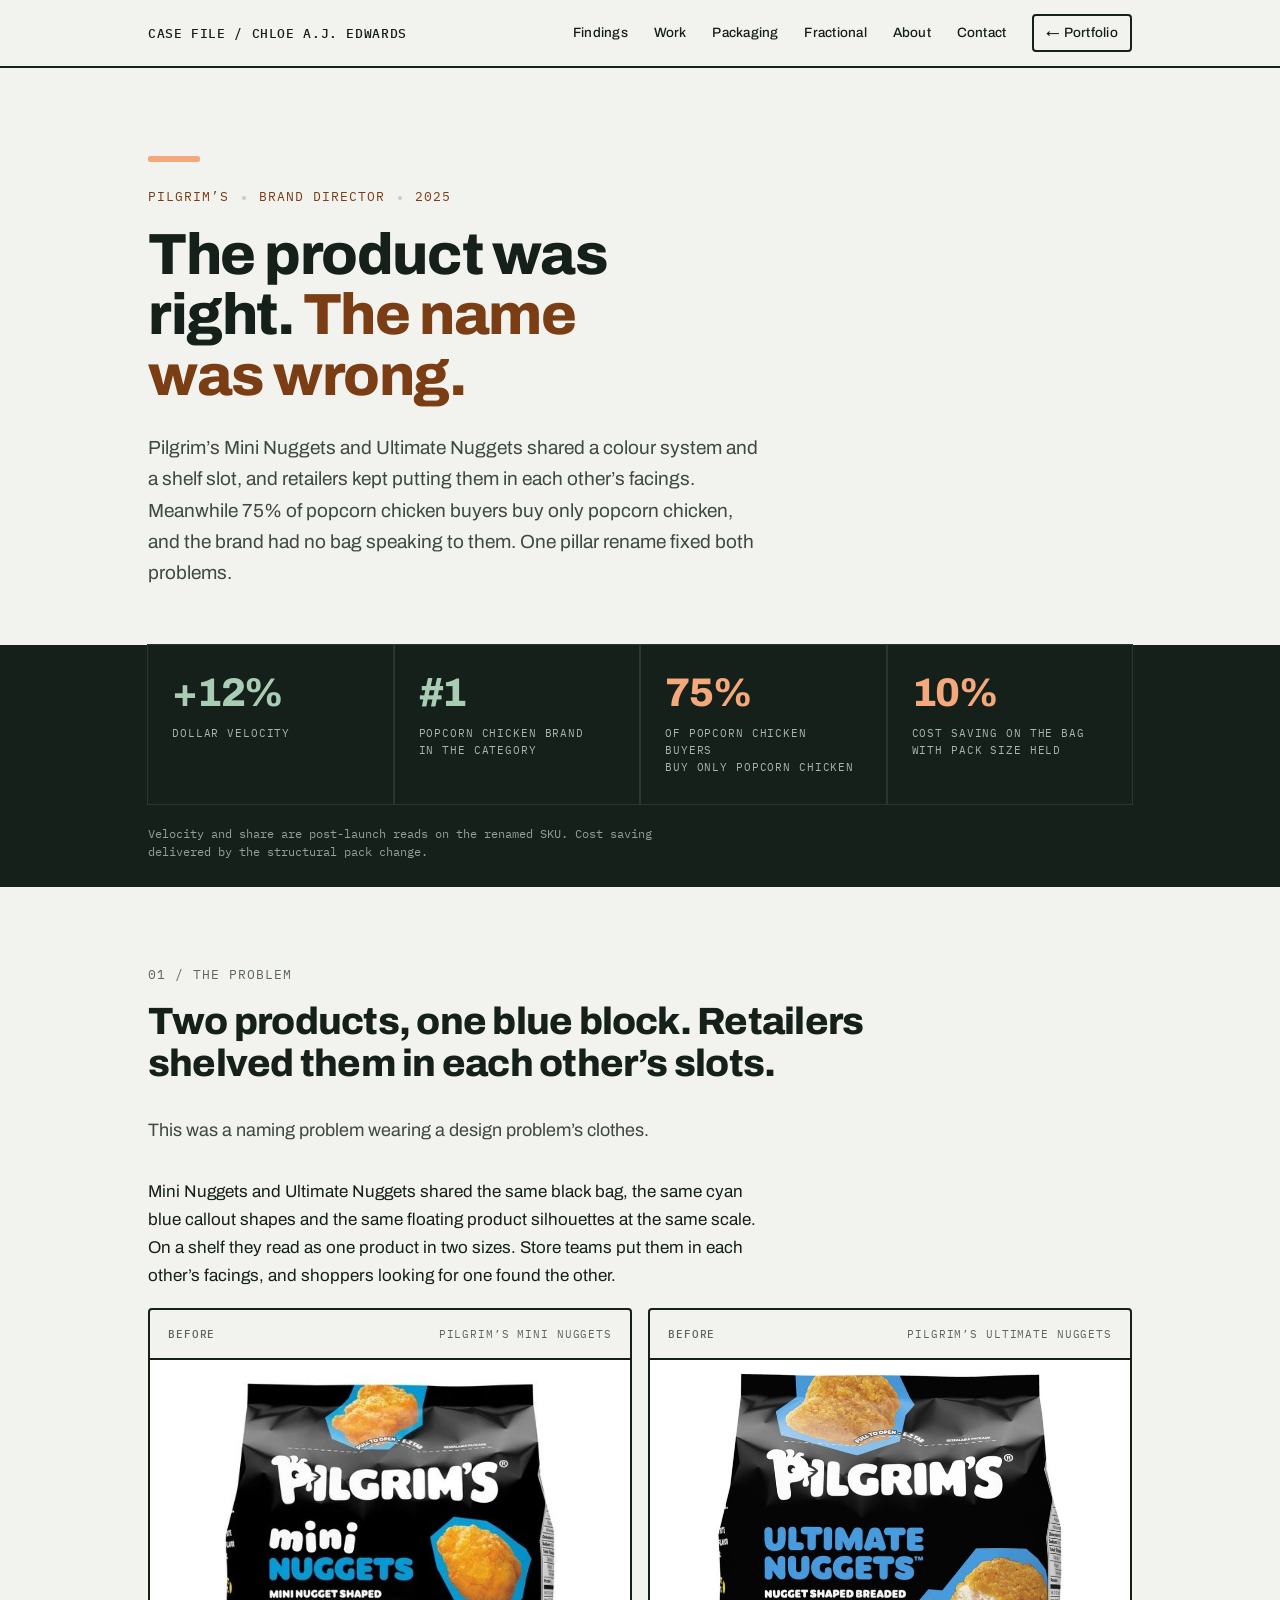
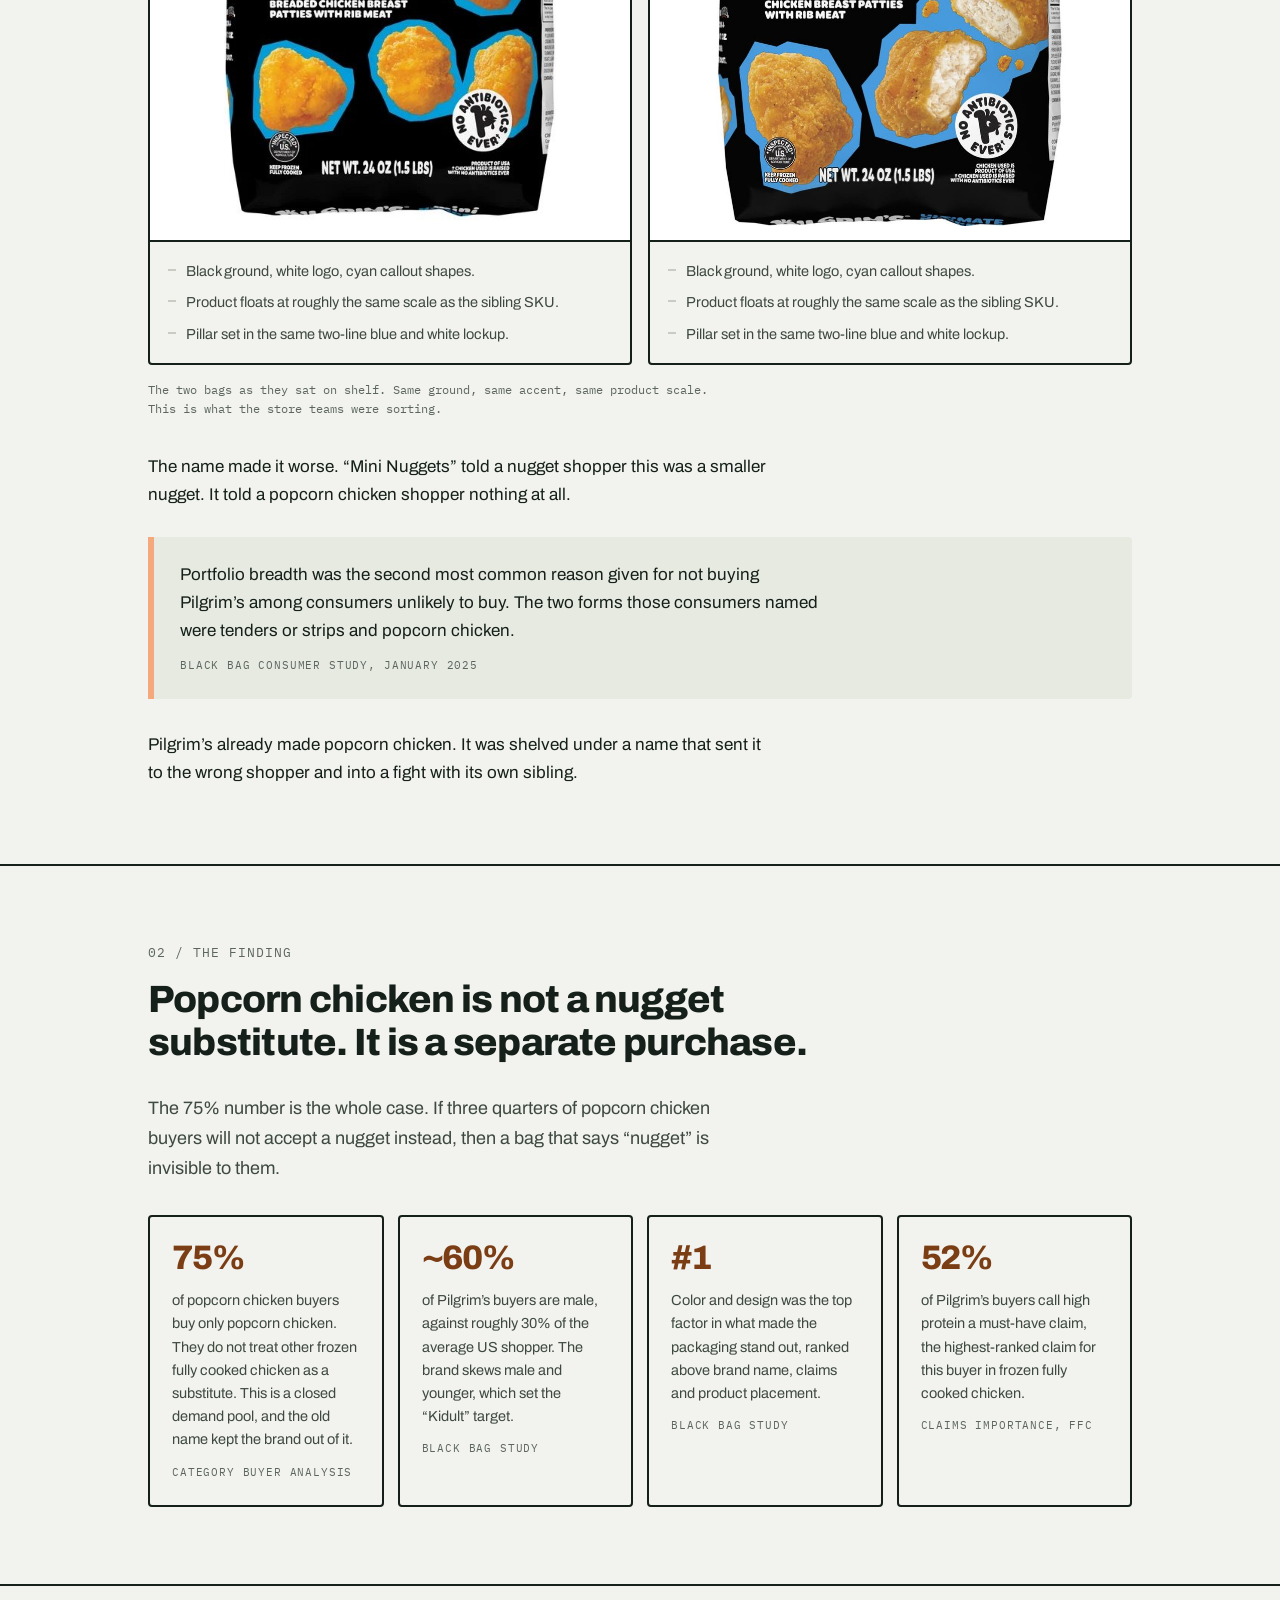
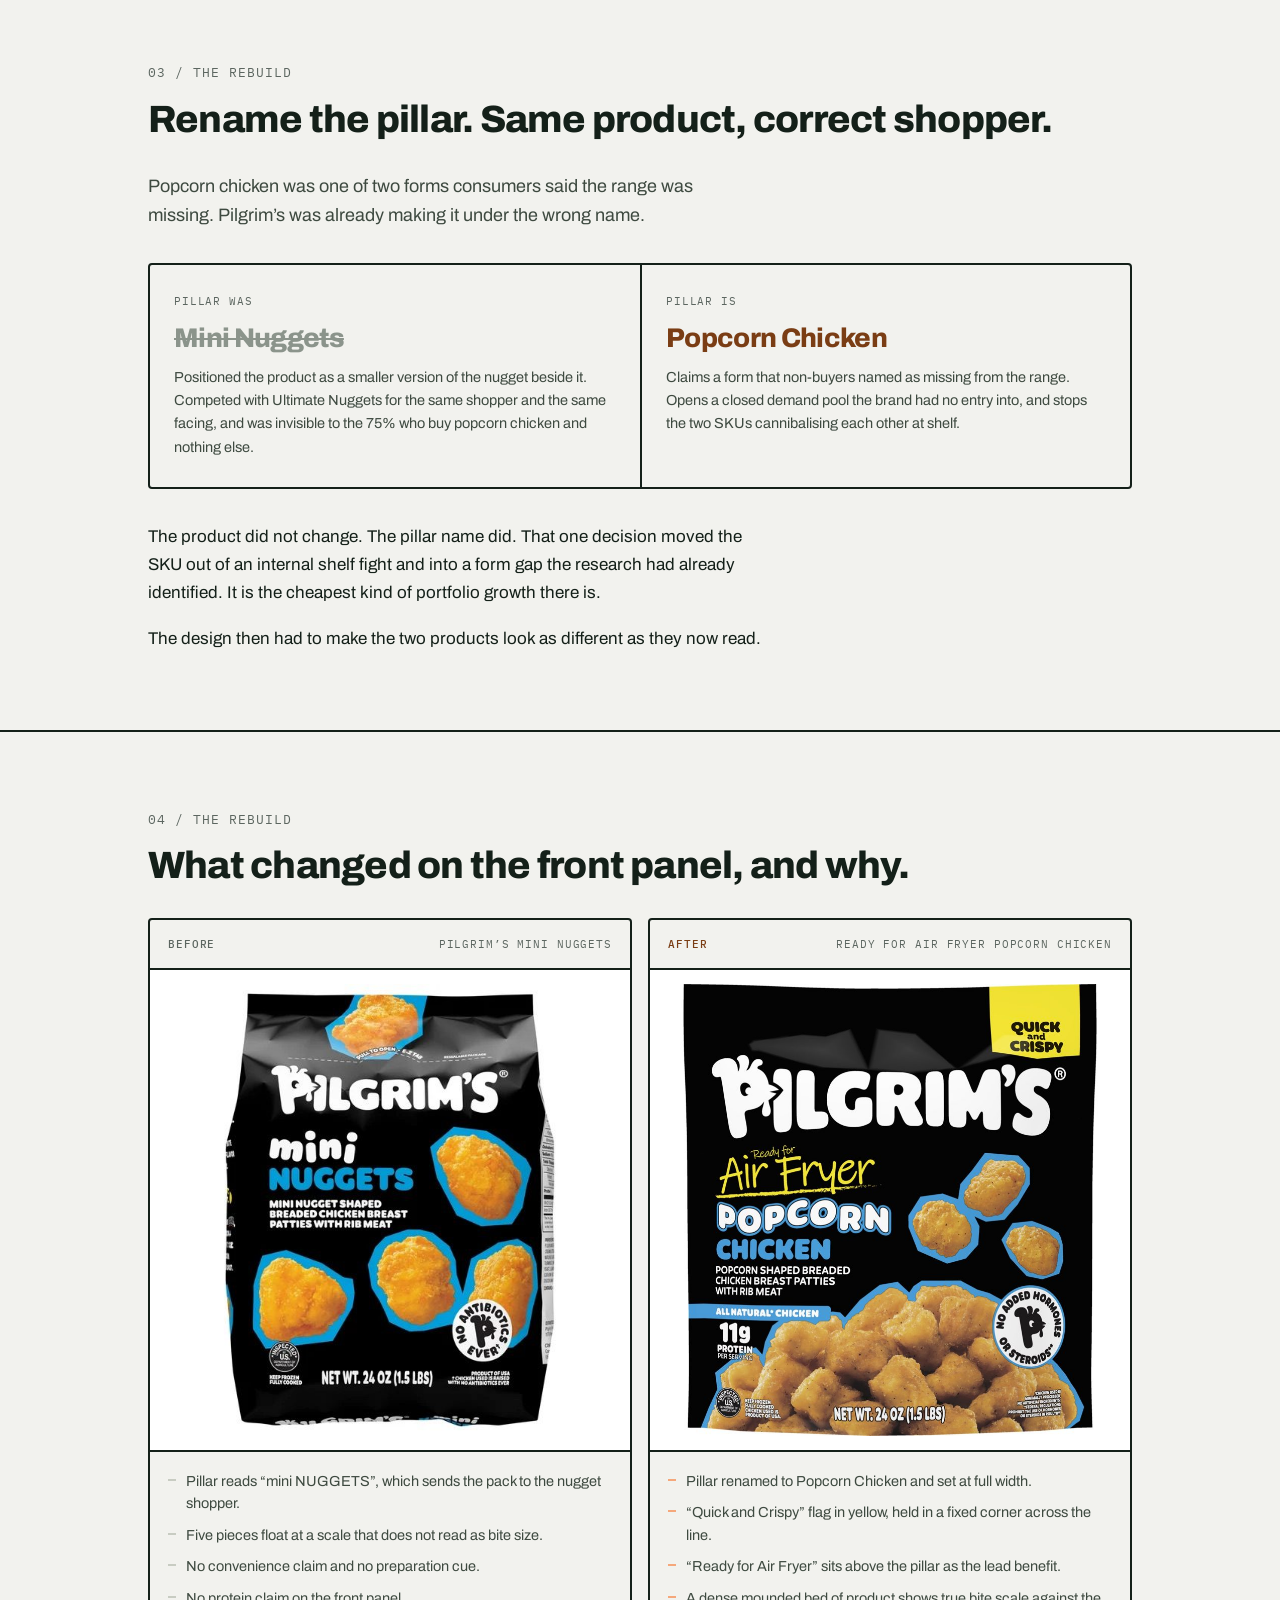
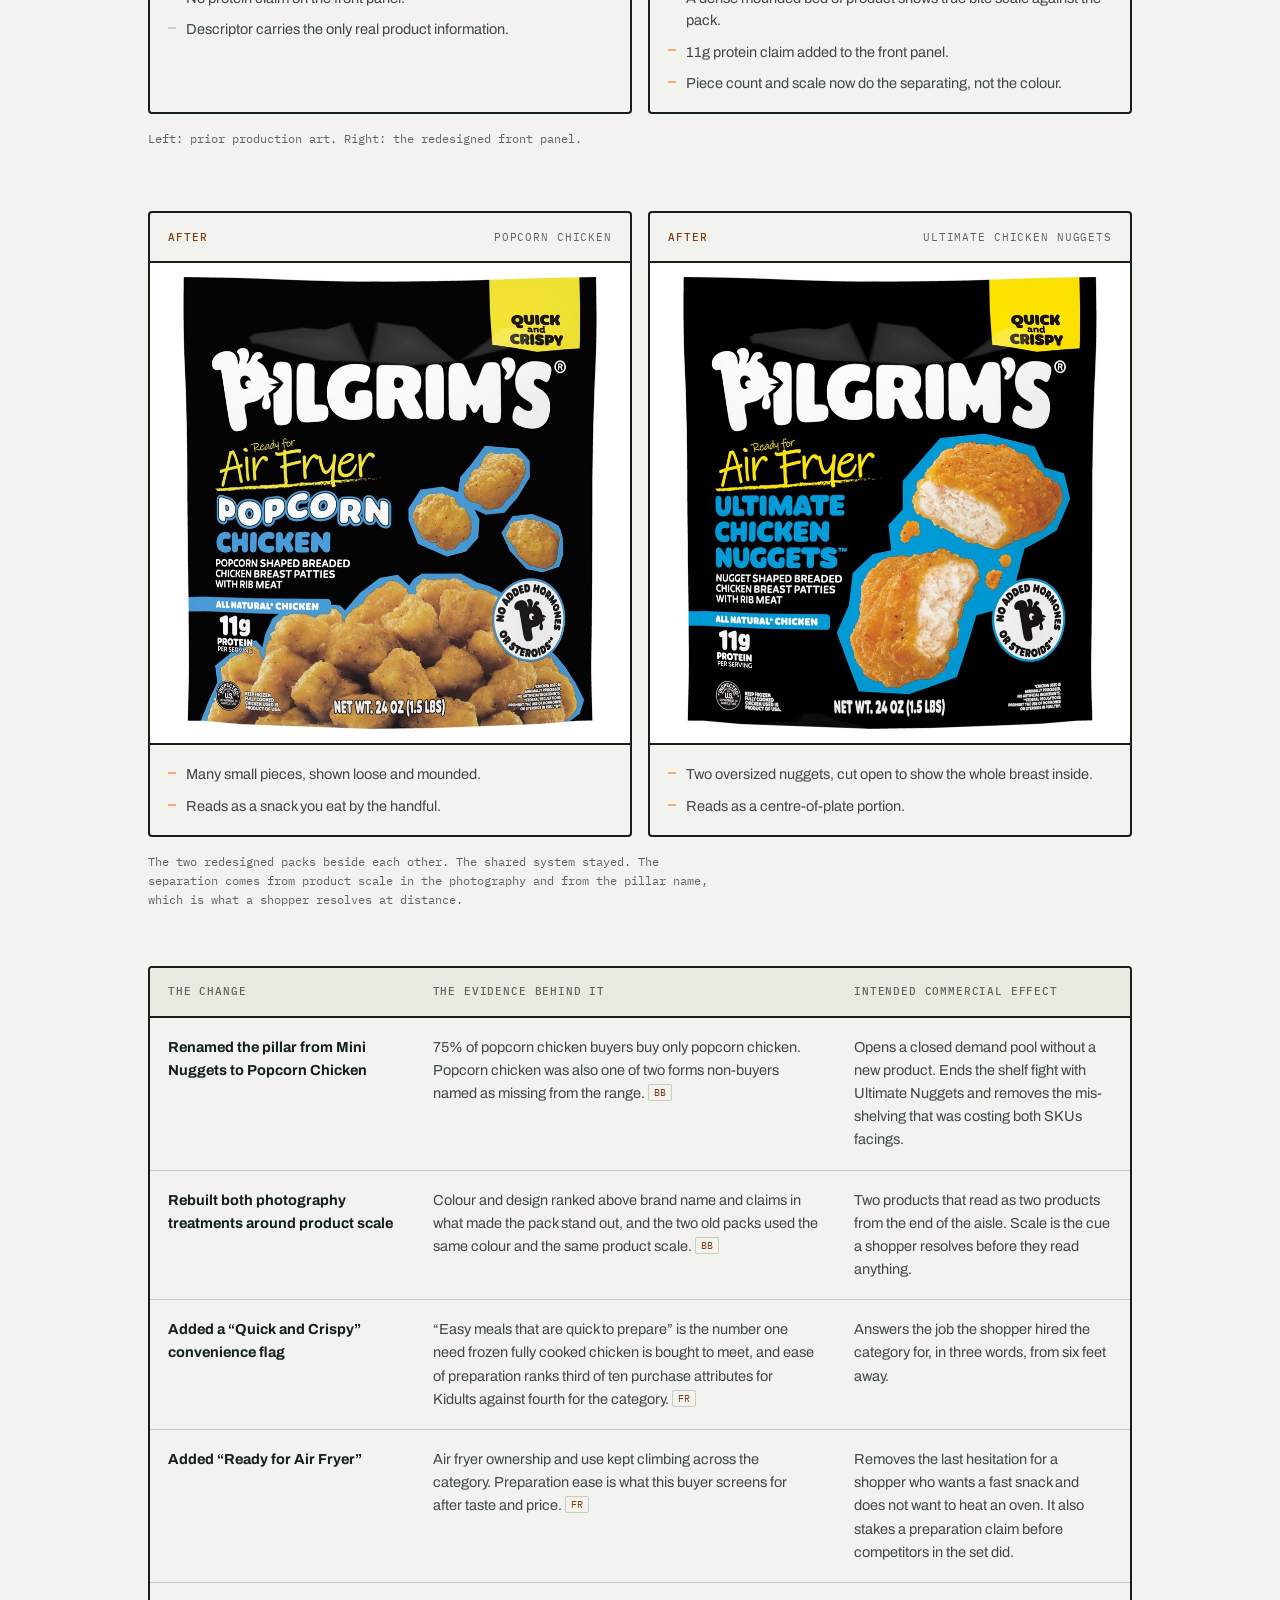
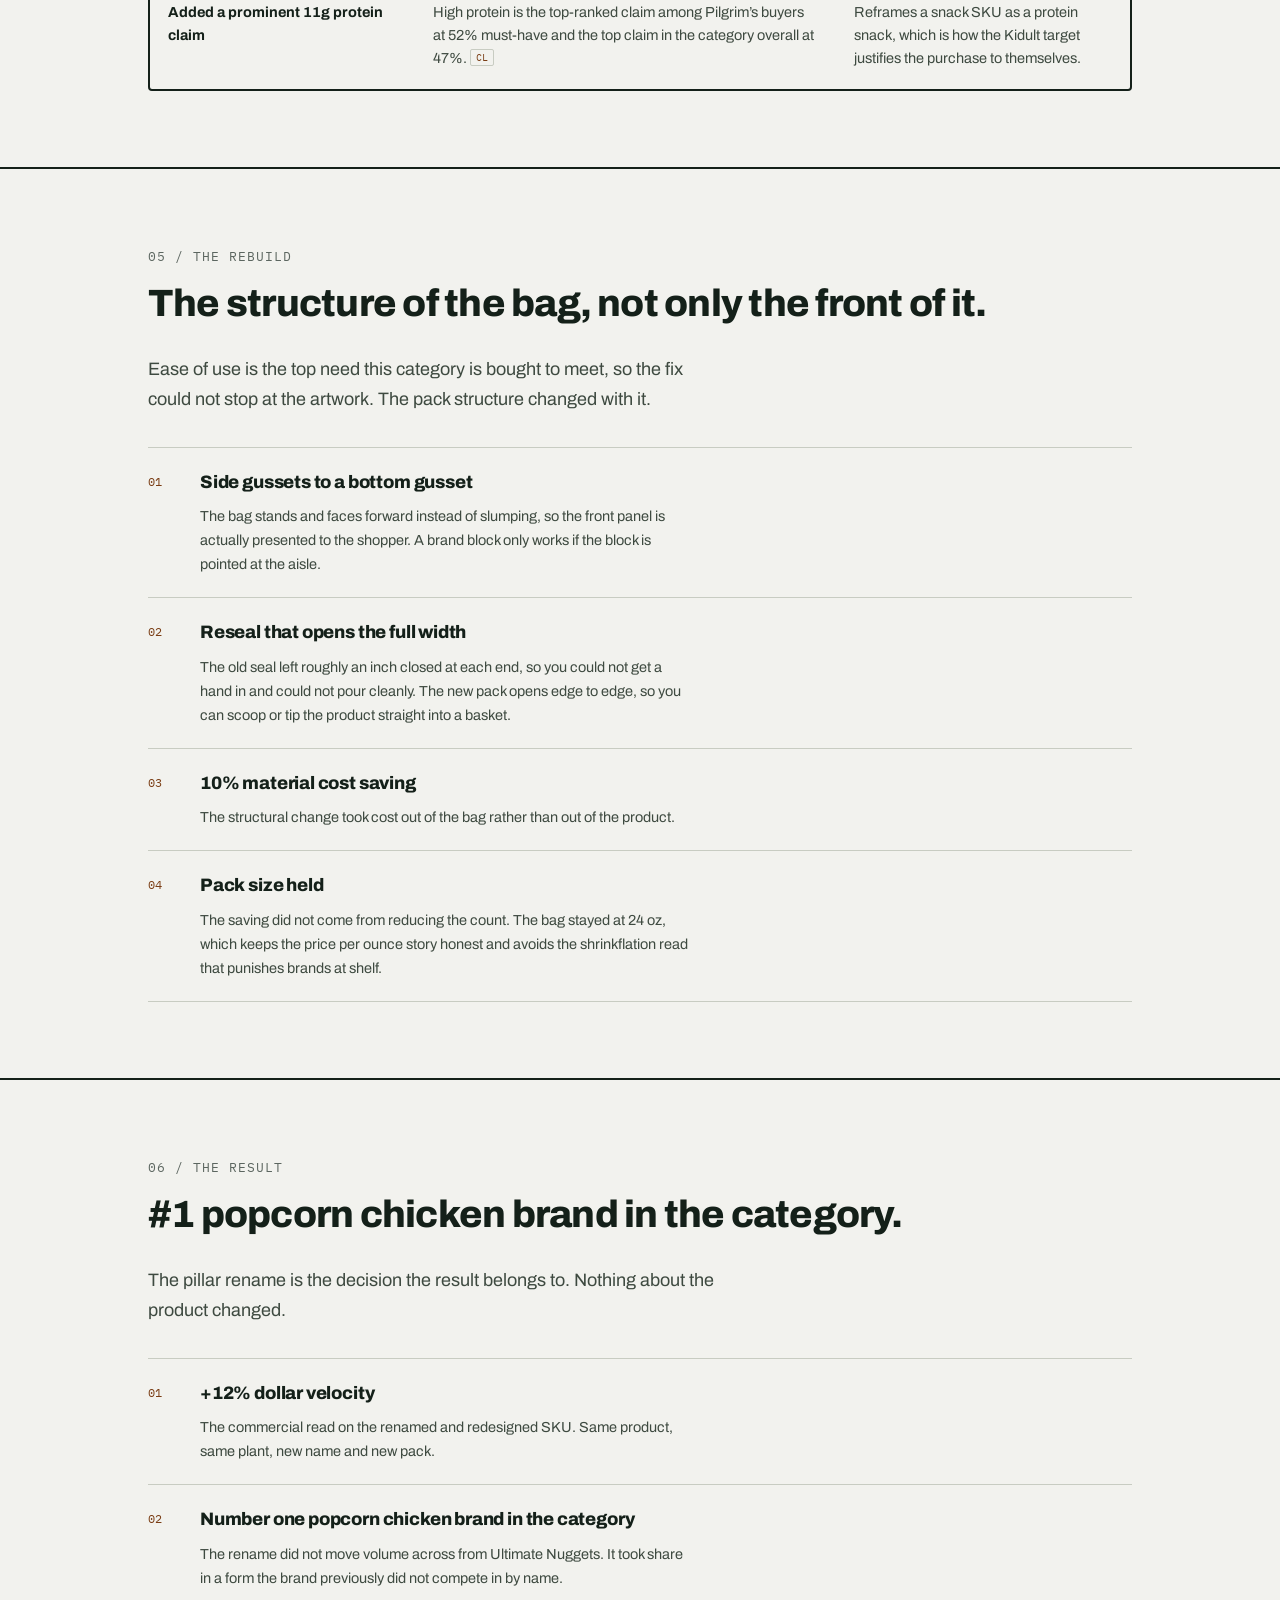
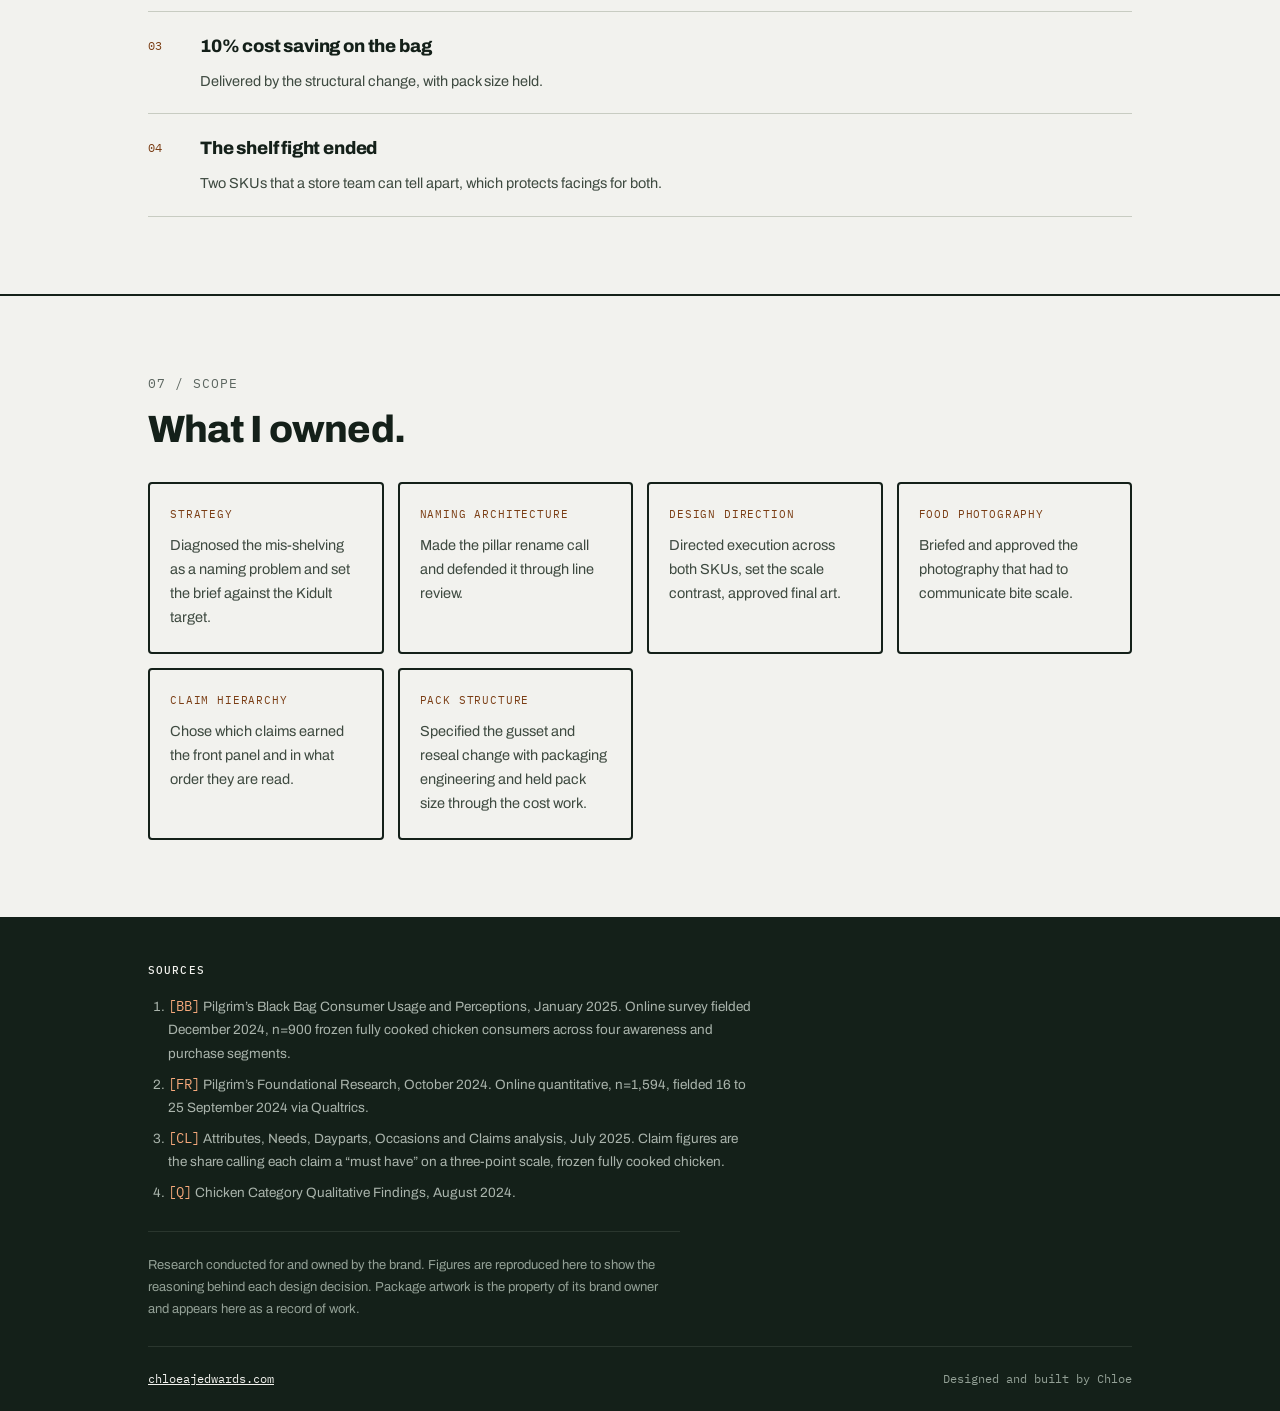
<file: packaging/pilgrims.html>
<!DOCTYPE html>
<html lang="en">
<head>
<meta charset="UTF-8">
<meta name="viewport" content="width=device-width, initial-scale=1.0">
<title>Pilgrim’s Popcorn Chicken — Chloe A.J. Edwards</title>
<meta name="description" content="Renaming Pilgrim's Mini Nuggets to Popcorn Chicken. +12% dollar velocity and the number one popcorn chicken brand in the category.">
<link rel="canonical" href="https://chloeajedwards.com/packaging/pilgrims.html">
<meta property="og:title" content="Pilgrim’s Popcorn Chicken — Chloe A.J. Edwards">
<meta property="og:description" content="Renaming Pilgrim's Mini Nuggets to Popcorn Chicken. +12% dollar velocity and the number one popcorn chicken brand in the category.">
<meta property="og:url" content="https://chloeajedwards.com/packaging/pilgrims.html">
<meta property="og:type" content="article">
<meta name="twitter:card" content="summary_large_image">
<link rel="preconnect" href="https://fonts.googleapis.com"><link rel="preconnect" href="https://fonts.gstatic.com" crossorigin><link href="https://fonts.googleapis.com/css2?family=Archivo:wght@400;500;700;800&family=IBM+Plex+Mono:wght@400;500&display=swap" rel="stylesheet">
<link rel="stylesheet" href="case.css">
<style>:root{--accent:#7A3D14;--accent-block:#F5A87B;--accent-on-dark:#F5A87B}</style>
</head>
<body>
<a class="skip" href="#main">Skip to content</a>

<header class="top">
  <div class="wrap topbar">
    <a class="brand" href="../index.html">CASE FILE / CHLOE A.J. EDWARDS</a>
    <nav class="main" aria-label="Main"><a href="../index.html#findings">Findings</a><a href="../index.html#work">Work</a><a href="../index.html#packaging">Packaging</a><a href="../index.html#fractional">Fractional</a><a href="../index.html#about">About</a><a href="../index.html#contact">Contact</a><a class="back-link" href="../index.html">&larr; Portfolio</a></nav>
  </div>
</header>

<main id="main">
<div class="wrap hero">
  <span class="brandmark" role="presentation"></span>
  <p class="kicker">Pilgrim&rsquo;s <span class="dot"></span> Brand Director <span class="dot"></span> 2025</p>
  <h1>The product was right. <em>The name was wrong.</em></h1>
  <p class="standfirst">Pilgrim&rsquo;s Mini Nuggets and Ultimate Nuggets shared a colour system and a shelf slot, and retailers kept putting them in each other&rsquo;s facings. Meanwhile 75% of popcorn chicken buyers buy only popcorn chicken, and the brand had no bag speaking to them. One pillar rename fixed both problems.</p>
</div>

<div class="rail">
  <div class="wrap"><div class="rail-inner"><div class="stat"><span class="k up">+12%</span><span class="l">Dollar velocity</span></div><div class="stat"><span class="k up">#1</span><span class="l">Popcorn chicken brand<br>in the category</span></div><div class="stat"><span class="k mark">75%</span><span class="l">of popcorn chicken buyers<br>buy only popcorn chicken</span></div><div class="stat"><span class="k mark">10%</span><span class="l">Cost saving on the bag<br>with pack size held</span></div></div>
  <p class="rail-note">Velocity and share are post-launch reads on the renamed SKU. Cost saving delivered by the structural pack change.</p></div>
</div>

<section><div class="wrap"><div class="sec-head"><span class="sec-tag">01 / The problem</span><h2>Two products, one blue block. Retailers shelved them in each other&rsquo;s slots.</h2></div><p class="lede">This was a naming problem wearing a design problem&rsquo;s clothes.</p><p>Mini Nuggets and Ultimate Nuggets shared the same black bag, the same cyan blue callout shapes and the same floating product silhouettes at the same scale. On a shelf they read as one product in two sizes. Store teams put them in each other&rsquo;s facings, and shoppers looking for one found the other.</p><div class="compare"><figure class="pack before"><div class="pack-cap"><span class="badge">Before</span><span class="who">Pilgrim&rsquo;s Mini Nuggets</span></div><img src="img/pg_old.jpg" alt="Previous Pilgrim’s Mini Nuggets bag with cyan blue callouts behind floating nugget shapes" decoding="sync"><ul class="pack-notes"><li>Black ground, white logo, cyan callout shapes.</li><li>Product floats at roughly the same scale as the sibling SKU.</li><li>Pillar set in the same two-line blue and white lockup.</li></ul></figure><figure class="pack before"><div class="pack-cap"><span class="badge">Before</span><span class="who">Pilgrim&rsquo;s Ultimate Nuggets</span></div><img src="img/ult_old.jpg" alt="Previous Pilgrim’s Ultimate Nuggets bag using the same black and cyan system" decoding="sync"><ul class="pack-notes"><li>Black ground, white logo, cyan callout shapes.</li><li>Product floats at roughly the same scale as the sibling SKU.</li><li>Pillar set in the same two-line blue and white lockup.</li></ul></figure></div><p class="figcap">The two bags as they sat on shelf. Same ground, same accent, same product scale. This is what the store teams were sorting.</p><p style="margin-top:34px">The name made it worse. &ldquo;Mini Nuggets&rdquo; told a nugget shopper this was a smaller nugget. It told a popcorn chicken shopper nothing at all.</p><blockquote class="callout" style="margin-top:28px"><p>Portfolio breadth was the second most common reason given for not buying Pilgrim&rsquo;s among consumers unlikely to buy. The two forms those consumers named were tenders or strips and popcorn chicken.</p><cite>Black Bag consumer study, January 2025</cite></blockquote><p style="margin-top:32px">Pilgrim&rsquo;s already made popcorn chicken. It was shelved under a name that sent it to the wrong shopper and into a fight with its own sibling.</p></div></section><section><div class="wrap"><div class="sec-head"><span class="sec-tag">02 / The finding</span><h2>Popcorn chicken is not a nugget substitute. It is a separate purchase.</h2></div><p class="lede">The 75% number is the whole case. If three quarters of popcorn chicken buyers will not accept a nugget instead, then a bag that says &ldquo;nugget&rdquo; is invisible to them.</p><div class="evidence"><div class="ev"><span class="n">75%</span><span class="t">of popcorn chicken buyers buy only popcorn chicken. They do not treat other frozen fully cooked chicken as a substitute. This is a closed demand pool, and the old name kept the brand out of it.</span><span class="s">Category buyer analysis</span></div><div class="ev"><span class="n">~60%</span><span class="t">of Pilgrim&rsquo;s buyers are male, against roughly 30% of the average US shopper. The brand skews male and younger, which set the &ldquo;Kidult&rdquo; target.</span><span class="s">Black Bag study</span></div><div class="ev"><span class="n">#1</span><span class="t">Color and design was the top factor in what made the packaging stand out, ranked above brand name, claims and product placement.</span><span class="s">Black Bag study</span></div><div class="ev"><span class="n">52%</span><span class="t">of Pilgrim&rsquo;s buyers call high protein a must-have claim, the highest-ranked claim for this buyer in frozen fully cooked chicken.</span><span class="s">Claims importance, FFC</span></div></div></div></section><section><div class="wrap"><div class="sec-head"><span class="sec-tag">03 / The rebuild</span><h2>Rename the pillar. Same product, correct shopper.</h2></div><p class="lede">Popcorn chicken was one of two forms consumers said the range was missing. Pilgrim&rsquo;s was already making it under the wrong name.</p><div class="rename"><div class="rn was"><span class="lbl">Pillar was</span><span class="val">Mini Nuggets</span><span class="sub">Positioned the product as a smaller version of the nugget beside it. Competed with Ultimate Nuggets for the same shopper and the same facing, and was invisible to the 75% who buy popcorn chicken and nothing else.</span></div><div class="rn now"><span class="lbl">Pillar is</span><span class="val">Popcorn Chicken</span><span class="sub">Claims a form that non-buyers named as missing from the range. Opens a closed demand pool the brand had no entry into, and stops the two SKUs cannibalising each other at shelf.</span></div></div><p style="margin-top:34px">The product did not change. The pillar name did. That one decision moved the SKU out of an internal shelf fight and into a form gap the research had already identified. It is the cheapest kind of portfolio growth there is.</p><p>The design then had to make the two products look as different as they now read.</p></div></section><section><div class="wrap"><div class="sec-head"><span class="sec-tag">04 / The rebuild</span><h2>What changed on the front panel, and why.</h2></div><div class="compare"><figure class="pack before"><div class="pack-cap"><span class="badge">Before</span><span class="who">Pilgrim&rsquo;s Mini Nuggets</span></div><img src="img/pg_old.jpg" alt="Previous Pilgrim’s Mini Nuggets bag with cyan blue callouts behind floating nugget shapes" decoding="sync"><ul class="pack-notes"><li>Pillar reads &ldquo;mini NUGGETS&rdquo;, which sends the pack to the nugget shopper.</li><li>Five pieces float at a scale that does not read as bite size.</li><li>No convenience claim and no preparation cue.</li><li>No protein claim on the front panel.</li><li>Descriptor carries the only real product information.</li></ul></figure><figure class="pack after"><div class="pack-cap"><span class="badge">After</span><span class="who">Ready for Air Fryer Popcorn Chicken</span></div><img src="img/pg_new.jpg" alt="Redesigned Pilgrim’s Popcorn Chicken bag with Quick and Crispy flag, air fryer cue and 11g protein" decoding="sync"><ul class="pack-notes"><li>Pillar renamed to Popcorn Chicken and set at full width.</li><li>&ldquo;Quick and Crispy&rdquo; flag in yellow, held in a fixed corner across the line.</li><li>&ldquo;Ready for Air Fryer&rdquo; sits above the pillar as the lead benefit.</li><li>A dense mounded bed of product shows true bite scale against the pack.</li><li>11g protein claim added to the front panel.</li><li>Piece count and scale now do the separating, not the colour.</li></ul></figure></div><p class="figcap">Left: prior production art. Right: the redesigned front panel.</p><div style="height:44px"></div><div class="compare"><figure class="pack after"><div class="pack-cap"><span class="badge">After</span><span class="who">Popcorn Chicken</span></div><img src="img/pg_new.jpg" alt="Redesigned Pilgrim’s Popcorn Chicken bag showing a dense field of small bite-size pieces" decoding="sync"><ul class="pack-notes"><li>Many small pieces, shown loose and mounded.</li><li>Reads as a snack you eat by the handful.</li></ul></figure><figure class="pack after"><div class="pack-cap"><span class="badge">After</span><span class="who">Ultimate Chicken Nuggets</span></div><img src="img/ult_new.jpg" alt="Redesigned Pilgrim’s Ultimate Chicken Nuggets bag showing two oversized cut-through nuggets" decoding="sync"><ul class="pack-notes"><li>Two oversized nuggets, cut open to show the whole breast inside.</li><li>Reads as a centre-of-plate portion.</li></ul></figure></div><p class="figcap">The two redesigned packs beside each other. The shared system stayed. The separation comes from product scale in the photography and from the pillar name, which is what a shopper resolves at distance.</p><div style="height:38px"></div><div class="ledger-scroll"><table class="ledger"><thead><tr><th scope="col">The change</th><th scope="col">The evidence behind it</th><th scope="col">Intended commercial effect</th></tr></thead><tbody><tr><td>Renamed the pillar from Mini Nuggets to Popcorn Chicken</td><td>75% of popcorn chicken buyers buy only popcorn chicken. Popcorn chicken was also one of two forms non-buyers named as missing from the range. <span class="src">BB</span></td><td>Opens a closed demand pool without a new product. Ends the shelf fight with Ultimate Nuggets and removes the mis-shelving that was costing both SKUs facings.</td></tr><tr><td>Rebuilt both photography treatments around product scale</td><td>Colour and design ranked above brand name and claims in what made the pack stand out, and the two old packs used the same colour and the same product scale. <span class="src">BB</span></td><td>Two products that read as two products from the end of the aisle. Scale is the cue a shopper resolves before they read anything.</td></tr><tr><td>Added a &ldquo;Quick and Crispy&rdquo; convenience flag</td><td>&ldquo;Easy meals that are quick to prepare&rdquo; is the number one need frozen fully cooked chicken is bought to meet, and ease of preparation ranks third of ten purchase attributes for Kidults against fourth for the category. <span class="src">FR</span></td><td>Answers the job the shopper hired the category for, in three words, from six feet away.</td></tr><tr><td>Added &ldquo;Ready for Air Fryer&rdquo;</td><td>Air fryer ownership and use kept climbing across the category. Preparation ease is what this buyer screens for after taste and price. <span class="src">FR</span></td><td>Removes the last hesitation for a shopper who wants a fast snack and does not want to heat an oven. It also stakes a preparation claim before competitors in the set did.</td></tr><tr><td>Added a prominent 11g protein claim</td><td>High protein is the top-ranked claim among Pilgrim&rsquo;s buyers at 52% must-have and the top claim in the category overall at 47%. <span class="src">CL</span></td><td>Reframes a snack SKU as a protein snack, which is how the Kidult target justifies the purchase to themselves.</td></tr></tbody></table></div></div></section><section><div class="wrap"><div class="sec-head"><span class="sec-tag">05 / The rebuild</span><h2>The structure of the bag, not only the front of it.</h2></div><p class="lede">Ease of use is the top need this category is bought to meet, so the fix could not stop at the artwork. The pack structure changed with it.</p><ul class="plan"><li><span class="idx">01</span><div><h3>Side gussets to a bottom gusset</h3><p>The bag stands and faces forward instead of slumping, so the front panel is actually presented to the shopper. A brand block only works if the block is pointed at the aisle.</p></div></li><li><span class="idx">02</span><div><h3>Reseal that opens the full width</h3><p>The old seal left roughly an inch closed at each end, so you could not get a hand in and could not pour cleanly. The new pack opens edge to edge, so you can scoop or tip the product straight into a basket.</p></div></li><li><span class="idx">03</span><div><h3>10% material cost saving</h3><p>The structural change took cost out of the bag rather than out of the product.</p></div></li><li><span class="idx">04</span><div><h3>Pack size held</h3><p>The saving did not come from reducing the count. The bag stayed at 24 oz, which keeps the price per ounce story honest and avoids the shrinkflation read that punishes brands at shelf.</p></div></li></ul></div></section><section><div class="wrap"><div class="sec-head"><span class="sec-tag">06 / The result</span><h2>#1 popcorn chicken brand in the category.</h2></div><p class="lede">The pillar rename is the decision the result belongs to. Nothing about the product changed.</p><ul class="plan"><li><span class="idx">01</span><div><h3>+12% dollar velocity</h3><p>The commercial read on the renamed and redesigned SKU. Same product, same plant, new name and new pack.</p></div></li><li><span class="idx">02</span><div><h3>Number one popcorn chicken brand in the category</h3><p>The rename did not move volume across from Ultimate Nuggets. It took share in a form the brand previously did not compete in by name.</p></div></li><li><span class="idx">03</span><div><h3>10% cost saving on the bag</h3><p>Delivered by the structural change, with pack size held.</p></div></li><li><span class="idx">04</span><div><h3>The shelf fight ended</h3><p>Two SKUs that a store team can tell apart, which protects facings for both.</p></div></li></ul></div></section><section><div class="wrap"><div class="sec-head"><span class="sec-tag">07 / Scope</span><h2>What I owned.</h2></div><div class="owned"><div class="ow"><span class="r">Strategy</span><p>Diagnosed the mis-shelving as a naming problem and set the brief against the Kidult target.</p></div><div class="ow"><span class="r">Naming architecture</span><p>Made the pillar rename call and defended it through line review.</p></div><div class="ow"><span class="r">Design direction</span><p>Directed execution across both SKUs, set the scale contrast, approved final art.</p></div><div class="ow"><span class="r">Food photography</span><p>Briefed and approved the photography that had to communicate bite scale.</p></div><div class="ow"><span class="r">Claim hierarchy</span><p>Chose which claims earned the front panel and in what order they are read.</p></div><div class="ow"><span class="r">Pack structure</span><p>Specified the gusset and reseal change with packaging engineering and held pack size through the cost work.</p></div></div></div></section>
</main>

<footer>
  <div class="wrap">
    <h4>Sources</h4>
    <ol><li><span class="key">[BB]</span> Pilgrim&rsquo;s Black Bag Consumer Usage and Perceptions, January 2025. Online survey fielded December 2024, n=900 frozen fully cooked chicken consumers across four awareness and purchase segments.</li><li><span class="key">[FR]</span> Pilgrim&rsquo;s Foundational Research, October 2024. Online quantitative, n=1,594, fielded 16 to 25 September 2024 via Qualtrics.</li><li><span class="key">[CL]</span> Attributes, Needs, Dayparts, Occasions and Claims analysis, July 2025. Claim figures are the share calling each claim a &ldquo;must have&rdquo; on a three-point scale, frozen fully cooked chicken.</li><li><span class="key">[Q]</span> Chicken Category Qualitative Findings, August 2024.</li></ol>
    <p class="fnote">Research conducted for and owned by the brand. Figures are reproduced here to show the reasoning behind each design decision. Package artwork is the property of its brand owner and appears here as a record of work.</p>
    <div class="foot">
      <span><a href="../index.html">chloeajedwards.com</a></span>
      <span>Designed and built by Chloe</span>
    </div>
  </div>
</footer>
</body>
</html>
</file>
<file: packaging/case.css>
:root{
  --paper:#F2F2EE;
  --ink:#142019;
  --forest:#1C5A3F;
  --forest-deep:#0D3327;
  --peach:#F5A87B;
  --peach-ink:#4A2410;
  --peach-mid:#7A3D14;
  --ochre:#D9A441;
  --ochre-ink:#3A2905;
  --ochre-mid:#5C420C;
  --body:#3E4A40;
  --mutd:#5C6660;
  --row:#E7EAE0;
  --rule:#C8CCC2;
  --forest-tint:#A9CDB4;
  --pine-tint:#88AE97;
  --sans:'Archivo',system-ui,-apple-system,sans-serif;
  --mono:'IBM Plex Mono',ui-monospace,monospace;
  --r:4px;
  --dur:.25s;
  --ease:cubic-bezier(.4,0,.2,1);
}
*{margin:0;padding:0;box-sizing:border-box}
html{scroll-behavior:smooth}
body{background:var(--paper);color:var(--ink);font-family:var(--sans);font-size:17px;line-height:1.65;-webkit-font-smoothing:antialiased}
a{color:var(--forest)}
a:focus-visible,button:focus-visible{outline:3px solid var(--forest);outline-offset:2px}
.skip{position:absolute;left:-9999px;top:0;background:var(--ink);color:var(--paper);padding:10px 16px;z-index:99}
.skip:focus{left:8px;top:8px}
.wrap{max-width:1080px;margin:0 auto;padding:0 clamp(18px,4vw,48px)}

/* header, matched to index.html */
header.top{position:sticky;top:0;z-index:50;background:var(--paper);border-bottom:2px solid var(--ink)}
.topbar{display:flex;justify-content:space-between;align-items:center;gap:16px;padding-top:14px;padding-bottom:14px}
.brand{font-family:var(--mono);font-size:12.5px;font-weight:500;color:var(--ink);text-decoration:none;letter-spacing:.05em}
nav.main{display:flex;gap:clamp(10px,2vw,26px);align-items:center;flex-wrap:wrap}
nav.main a{font-size:13.5px;font-weight:500;color:var(--ink);text-decoration:none;letter-spacing:.02em}
nav.main a:hover{color:var(--forest);text-decoration:underline;text-underline-offset:4px}
nav.main a.back-link{border:2px solid var(--ink);padding:6px 12px;border-radius:var(--r)}
nav.main a.back-link:hover{background:var(--ink);color:var(--paper);text-decoration:none}

/* hero */
.hero{padding-top:clamp(48px,7vw,88px);padding-bottom:clamp(32px,5vw,56px)}
.kicker{font-family:var(--mono);font-size:12.5px;color:var(--accent);letter-spacing:.08em;margin-bottom:18px;text-transform:uppercase}
.kicker .dot{display:inline-block;width:4px;height:4px;border-radius:50%;background:var(--rule);vertical-align:middle;margin:0 4px}
.brandmark{display:block;width:52px;height:6px;background:var(--accent-block);border-radius:2px;margin-bottom:24px}
h1{font-weight:800;font-size:clamp(34px,5.4vw,58px);line-height:1.04;letter-spacing:-.025em;max-width:16ch;text-wrap:balance}
h1 em{font-style:normal;color:var(--accent)}
.standfirst{margin:26px 0 0;font-size:clamp(16px,1.6vw,19px);color:var(--body);max-width:56ch}

/* stat rail */
.rail{background:var(--ink);color:var(--paper)}
.rail-inner{display:grid;grid-template-columns:repeat(auto-fit,minmax(190px,1fr));gap:2px;border-bottom:1px solid #2A362E}
.stat{background:var(--ink);padding:28px 24px;outline:1px solid #2A362E}
.stat .k{display:block;font-weight:800;font-size:clamp(28px,3.6vw,40px);line-height:1;letter-spacing:-.03em;font-variant-numeric:tabular-nums;color:var(--paper)}
.stat .k.up{color:var(--forest-tint)}
.stat .k.mark{color:var(--accent-on-dark)}
.stat .l{display:block;margin-top:12px;font-family:var(--mono);font-size:11px;letter-spacing:.08em;text-transform:uppercase;color:#AAB4AC;line-height:1.55}
.rail-note{font-family:var(--mono);font-size:11.5px;color:#93A096;padding:20px 0 26px;line-height:1.6;max-width:80ch}

/* sections */
section{padding:clamp(44px,6vw,80px) 0}
section+section{border-top:2px solid var(--ink)}
.sec-head{margin-bottom:30px}
.sec-tag{display:block;font-family:var(--mono);font-size:12.5px;letter-spacing:.08em;color:var(--mutd);margin-bottom:16px;text-transform:uppercase}
h2{font-weight:800;font-size:clamp(26px,3.4vw,38px);letter-spacing:-.02em;line-height:1.12;text-wrap:balance}
h3{font-weight:800;font-size:18px;letter-spacing:-.01em;margin-bottom:8px}
p{margin-bottom:18px;max-width:62ch}
p:last-child{margin-bottom:0}
.lede{color:var(--body);max-width:58ch;margin-bottom:32px;font-size:clamp(16px,1.5vw,18px)}
strong{font-weight:700}

/* pack comparison */
.compare{display:grid;grid-template-columns:1fr 1fr;gap:16px}
.pack{border:2px solid var(--ink);border-radius:var(--r);overflow:hidden;background:var(--paper);display:flex;flex-direction:column}
.pack-cap{display:flex;justify-content:space-between;align-items:center;gap:12px;min-height:50px;padding:13px 18px;border-bottom:2px solid var(--ink);font-family:var(--mono);font-size:11px;letter-spacing:.08em;text-transform:uppercase}
.pack-cap .who{color:var(--mutd);text-align:right}
.pack-cap .badge{font-weight:500}
.pack.before .badge{color:var(--mutd)}
.pack.after .badge{color:var(--accent)}
.pack img{display:block;width:100%;height:auto;aspect-ratio:1/1;object-fit:contain;background:#fff;padding:14px}
.pack-notes{list-style:none;padding:18px;border-top:2px solid var(--ink);flex:1}
.pack-notes li{position:relative;padding-left:18px;margin-bottom:9px;font-size:14.5px;line-height:1.55;color:var(--body)}
.pack-notes li:last-child{margin-bottom:0}
.pack-notes li::before{content:"";position:absolute;left:0;top:.62em;width:8px;height:2px;background:var(--rule)}
.pack.after .pack-notes li::before{background:var(--accent-block)}
.figcap{margin-top:16px;font-family:var(--mono);font-size:11.5px;line-height:1.65;color:var(--mutd);max-width:82ch}

/* evidence cards */
.evidence{display:grid;grid-template-columns:repeat(auto-fit,minmax(230px,1fr));gap:14px}
.ev{border:2px solid var(--ink);border-radius:var(--r);padding:24px 22px;background:var(--paper)}
.ev .n{display:block;font-weight:800;font-size:34px;line-height:1;letter-spacing:-.03em;color:var(--accent);font-variant-numeric:tabular-nums}
.ev .t{display:block;margin-top:14px;font-size:14.5px;line-height:1.6;color:var(--body)}
.ev .s{display:block;margin-top:12px;font-family:var(--mono);font-size:10.5px;letter-spacing:.08em;text-transform:uppercase;color:var(--mutd)}

/* decision ledger */
.ledger-scroll{overflow-x:auto;border:2px solid var(--ink);border-radius:var(--r)}
table.ledger{border-collapse:collapse;width:100%;min-width:720px;font-size:14.5px}
table.ledger th{text-align:left;font-family:var(--mono);font-size:10.5px;letter-spacing:.08em;text-transform:uppercase;color:var(--mutd);font-weight:500;padding:15px 18px;border-bottom:2px solid var(--ink);background:var(--row);vertical-align:bottom}
table.ledger td{padding:18px;border-bottom:1px solid var(--rule);vertical-align:top;line-height:1.6;color:var(--body)}
table.ledger tr:last-child td{border-bottom:0}
table.ledger td:first-child{color:var(--ink);font-weight:700;width:27%}
table.ledger td:last-child{width:30%}
.src{font-family:var(--mono);font-size:10px;letter-spacing:.04em;color:var(--accent);border:1px solid var(--rule);border-radius:2px;padding:1px 5px;white-space:nowrap;vertical-align:2px}

/* naming architecture */
.arch{border:2px solid var(--ink);border-radius:var(--r);overflow:hidden;background:var(--paper)}
.arch-row{display:grid;grid-template-columns:150px 1fr;border-bottom:1px solid var(--rule)}
.arch-tier{padding:20px 18px;background:var(--row);border-right:1px solid var(--rule);font-family:var(--mono);font-size:10.5px;letter-spacing:.08em;text-transform:uppercase;color:var(--mutd)}
.arch-tier b{display:block;color:var(--accent);font-weight:500;font-size:11px;margin-bottom:5px}
.arch-vals{padding:18px;display:flex;flex-wrap:wrap;gap:9px;align-items:center}
.chip{font-weight:700;font-size:14.5px;letter-spacing:-.01em;border:2px solid var(--rule);border-radius:var(--r);padding:6px 12px;color:var(--ink);background:var(--paper)}
.chip.lead{border-color:var(--accent-block)}
.arch-why{padding:22px 18px;background:var(--row);border-top:2px solid var(--ink);font-size:14.5px;color:var(--body);max-width:none;margin:0}
.arch-why b{color:var(--ink);font-weight:700}

/* rename diagram */
.rename{display:flex;flex-wrap:wrap;border:2px solid var(--ink);border-radius:var(--r);overflow:hidden;background:var(--paper)}
.rn{flex:1 1 260px;padding:28px 24px}
.rn+.rn{border-left:2px solid var(--ink)}
.rn .lbl{display:block;font-family:var(--mono);font-size:10.5px;letter-spacing:.08em;text-transform:uppercase;color:var(--mutd);margin-bottom:14px}
.rn .val{display:block;font-weight:800;font-size:27px;line-height:1.1;letter-spacing:-.025em}
.rn.was .val{color:#8B948B;text-decoration:line-through;text-decoration-thickness:2px}
.rn.now .val{color:var(--accent)}
.rn .sub{display:block;margin-top:12px;font-size:14.5px;color:var(--body);line-height:1.6}

/* numbered plan */
.plan{list-style:none;border-top:1px solid var(--rule)}
.plan li{display:grid;grid-template-columns:38px 1fr;gap:14px;padding:20px 0;border-bottom:1px solid var(--rule)}
.plan .idx{font-family:var(--mono);font-size:12px;color:var(--accent);padding-top:4px;letter-spacing:.04em}
.plan p{font-size:14.5px;color:var(--body);margin:0;max-width:62ch}

/* scope cards */
.owned{display:grid;grid-template-columns:repeat(auto-fit,minmax(210px,1fr));gap:14px}
.ow{border:2px solid var(--ink);border-radius:var(--r);padding:22px 20px;background:var(--paper)}
.ow .r{display:block;font-family:var(--mono);font-size:10.5px;letter-spacing:.08em;text-transform:uppercase;color:var(--accent);margin-bottom:11px}
.ow p{font-size:14.5px;color:var(--body);margin:0}

/* callout */
.callout{border-left:6px solid var(--accent-block);background:var(--row);padding:24px 26px;border-radius:0 var(--r) var(--r) 0}
.callout p{font-size:17px;color:var(--ink);margin:0;max-width:64ch}
.callout cite{display:block;margin-top:12px;font-family:var(--mono);font-size:10.5px;letter-spacing:.08em;text-transform:uppercase;color:var(--mutd);font-style:normal}

/* footer */
footer{background:var(--ink);color:var(--paper);padding:44px 0 0}
footer h4{font-family:var(--mono);font-size:11px;letter-spacing:.1em;text-transform:uppercase;color:var(--paper);margin-bottom:16px;font-weight:500}
footer ol{margin:0;padding-left:20px;font-size:13.5px;line-height:1.75;max-width:76ch;color:#AAB4AC}
footer li{margin-bottom:7px}
footer .key{font-family:var(--mono);color:var(--accent-on-dark)}
.fnote{margin-top:26px;padding-top:22px;border-top:1px solid #2A362E;font-size:13px;line-height:1.7;max-width:76ch;color:#93A096}
.foot{display:flex;justify-content:space-between;gap:16px;flex-wrap:wrap;margin-top:26px;border-top:1px solid #2A362E;padding-top:22px;padding-bottom:22px;font-family:var(--mono);font-size:12px}
.foot a{color:var(--paper)}
.foot span{color:#93A096}

@media(prefers-reduced-motion:reduce){html{scroll-behavior:auto}*{animation:none!important;transition:none!important}}
@media(max-width:760px){
  body{font-size:16px}
  .compare{grid-template-columns:1fr}
  .arch-row{grid-template-columns:1fr}
  .arch-tier{border-right:0;border-bottom:1px solid var(--rule)}
  .rn+.rn{border-left:0;border-top:2px solid var(--ink)}
}
</file>
